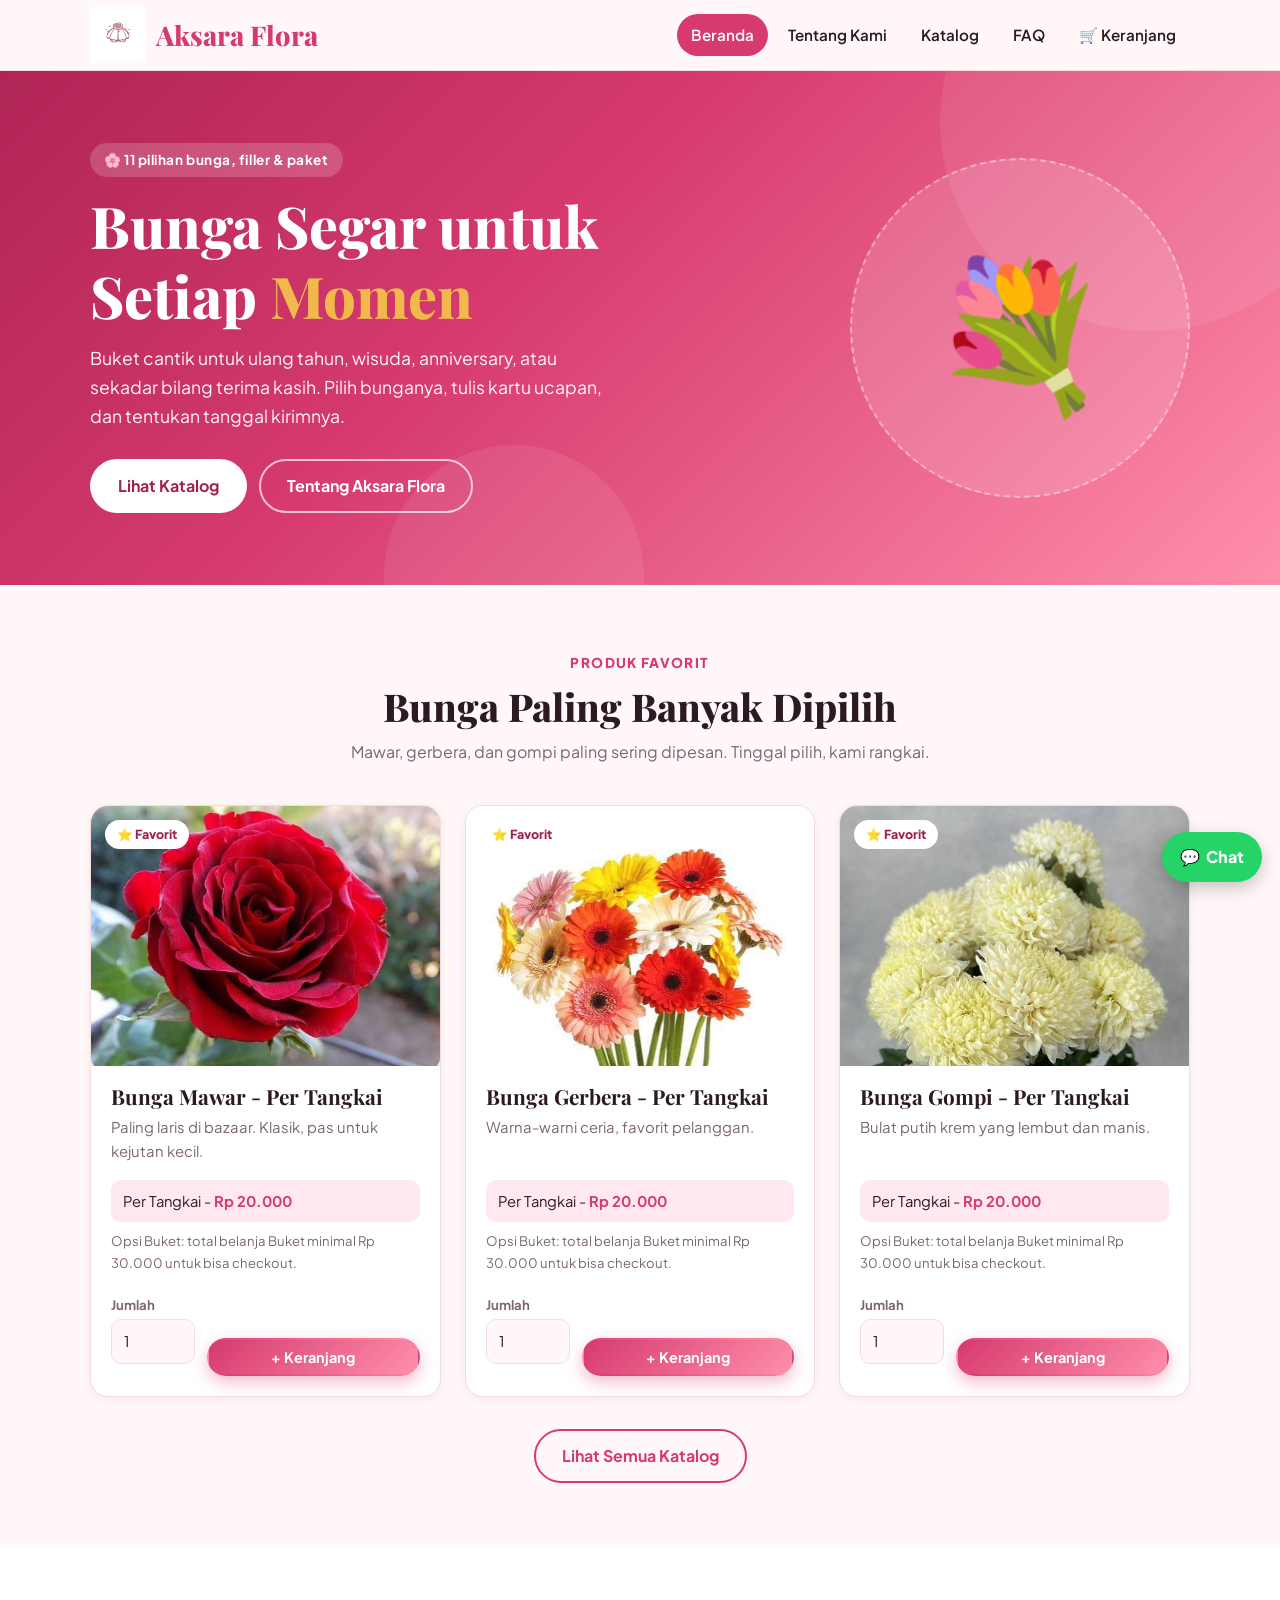
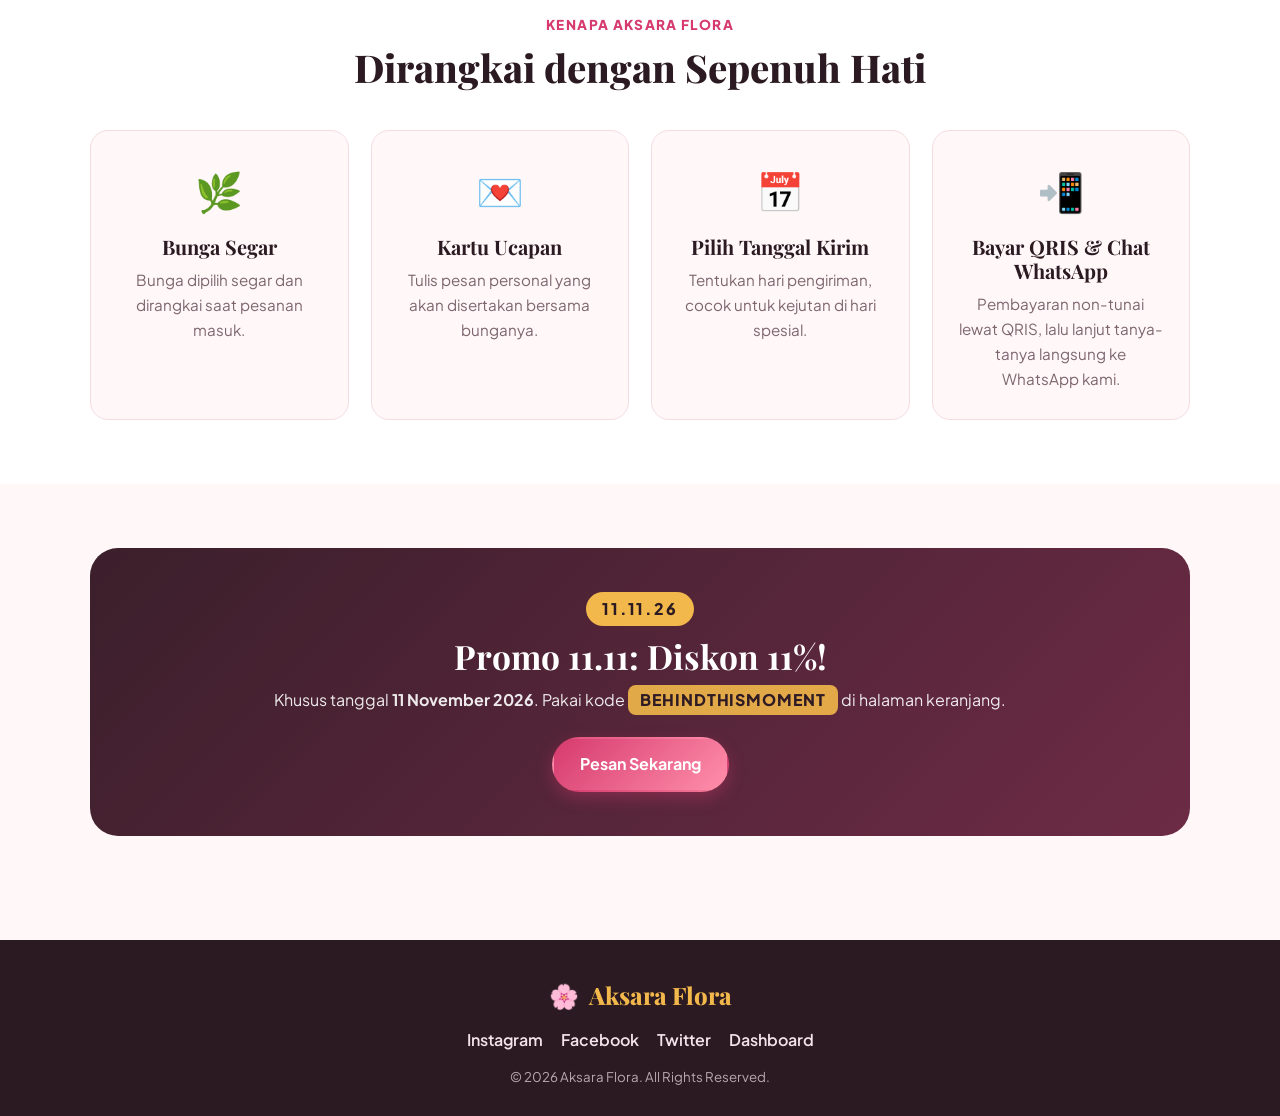
<file: index.html>
<!DOCTYPE html>
<html lang="id">
<head>
    <meta charset="UTF-8">
    <meta name="viewport" content="width=device-width, initial-scale=1.0">
    <title>Aksara Flora - Bunga Segar untuk Setiap Momen</title>
    <meta name="description" content="Toko bunga online dengan mawar, matahari, hydrangea, paket The Sweet Six, Sweetheart, The Grand Romance, dan lainnya. Pesan online, bayar QRIS, kirim sesuai tanggal pilihanmu.">
    <link rel="preconnect" href="https://fonts.googleapis.com">
    <link rel="preconnect" href="https://fonts.gstatic.com" crossorigin>
    <link href="https://fonts.googleapis.com/css2?family=Playfair+Display:wght@600;700;800&family=Plus+Jakarta+Sans:wght@400;500;600;700;800&display=swap" rel="stylesheet">
    <link rel="stylesheet" href="style.css">
</head>
<body>
    <header class="site-header">
        <div class="container header-inner">
            <a href="index.html" class="brand"><img class="brand-icon" src="Aksaraflora.jpeg" alt="Logo Aksara Flora">Aksara Flora</a>
            <button class="nav-toggle" type="button" aria-label="Buka menu" aria-expanded="false" aria-controls="main-nav">☰</button>
            <nav class="main-nav" id="main-nav">
                <a href="index.html">Beranda</a>
                <a href="tentang.html">Tentang Kami</a>
                <a href="produk.html">Katalog</a>
                <a href="faq.html">FAQ</a>
                <a href="keranjang.html">🛒 Keranjang<span class="cart-count" hidden>0</span></a>
            </nav>
        </div>
    </header>

    <main>

        <section class="hero">
            <div class="container hero-inner">
                <div>
                    <span class="hero-eyebrow">🌸 11 pilihan bunga, filler &amp; paket</span>
                    <h2>Bunga Segar untuk Setiap <span>Momen</span></h2>
                    <p>Buket cantik untuk ulang tahun, wisuda, anniversary, atau sekadar bilang terima kasih. Pilih bunganya, tulis kartu ucapan, dan tentukan tanggal kirimnya.</p>
                    <div class="hero-actions">
                        <a href="produk.html" class="btn btn-light">Lihat Katalog</a>
                        <a href="tentang.html" class="btn btn-outline">Tentang Aksara Flora</a>
                    </div>
                </div>
                <div class="hero-art" aria-hidden="true">💐</div>
            </div>
        </section>

        <section class="section">
            <div class="container">
                <div class="section-head">
                    <span class="eyebrow">Produk Favorit</span>
                    <h2>Bunga Paling Banyak Dipilih</h2>
                    <p>Mawar, gerbera, dan gompi paling sering dipesan. Tinggal pilih, kami rangkai.</p>
                </div>
                <div class="products-grid" id="featured-grid"></div>
                <p style="text-align:center;margin-top:32px"><a href="produk.html" class="btn btn-outline">Lihat Semua Katalog</a></p>
            </div>
        </section>

        <section class="section section-alt">
            <div class="container">
                <div class="section-head">
                    <span class="eyebrow">Kenapa Aksara Flora</span>
                    <h2>Dirangkai dengan Sepenuh Hati</h2>
                </div>
                <div class="features-grid">
                    <div class="feature"><span class="feature-icon" aria-hidden="true">🌿</span><h3>Bunga Segar</h3><p>Bunga dipilih segar dan dirangkai saat pesanan masuk.</p></div>
                    <div class="feature"><span class="feature-icon" aria-hidden="true">💌</span><h3>Kartu Ucapan</h3><p>Tulis pesan personal yang akan disertakan bersama bunganya.</p></div>
                    <div class="feature"><span class="feature-icon" aria-hidden="true">📅</span><h3>Pilih Tanggal Kirim</h3><p>Tentukan hari pengiriman, cocok untuk kejutan di hari spesial.</p></div>
                    <div class="feature"><span class="feature-icon" aria-hidden="true">📲</span><h3>Bayar QRIS &amp; Chat WhatsApp</h3><p>Pembayaran non-tunai lewat QRIS, lalu lanjut tanya-tanya langsung ke WhatsApp kami.</p></div>
                </div>
            </div>
        </section>

        <section class="section">
            <div class="container">
                <div class="cta-band promo-1111">
                    <span class="promo-date">11.11.26</span>
                    <h2>Promo 11.11: Diskon 11%!</h2>
                    <p>Khusus tanggal <strong>11 November 2026</strong>. Pakai kode <span class="promo-code">BEHINDTHISMOMENT</span> di halaman keranjang.</p>
                    <a href="produk.html" class="btn btn-primary">Pesan Sekarang</a>
                </div>
            </div>
        </section>
    </main>

    <footer class="site-footer">
        <div class="container">
            <a href="index.html" class="brand"><span aria-hidden="true">🌸</span> Aksara Flora</a>
            <div class="social-links">
                <a href="https://www.instagram.com/aksara.flora" target="_blank" rel="noopener">Instagram</a>
                <a href="#">Facebook</a>
                <a href="#">Twitter</a>
                <a href="dashboard.html">Dashboard</a>
            </div>
            <small>&copy; 2026 Aksara Flora. All Rights Reserved.</small>
        </div>
    </footer>

    <script src="config.js"></script>
    <script src="app.js"></script>
</body>
</html>
</file>
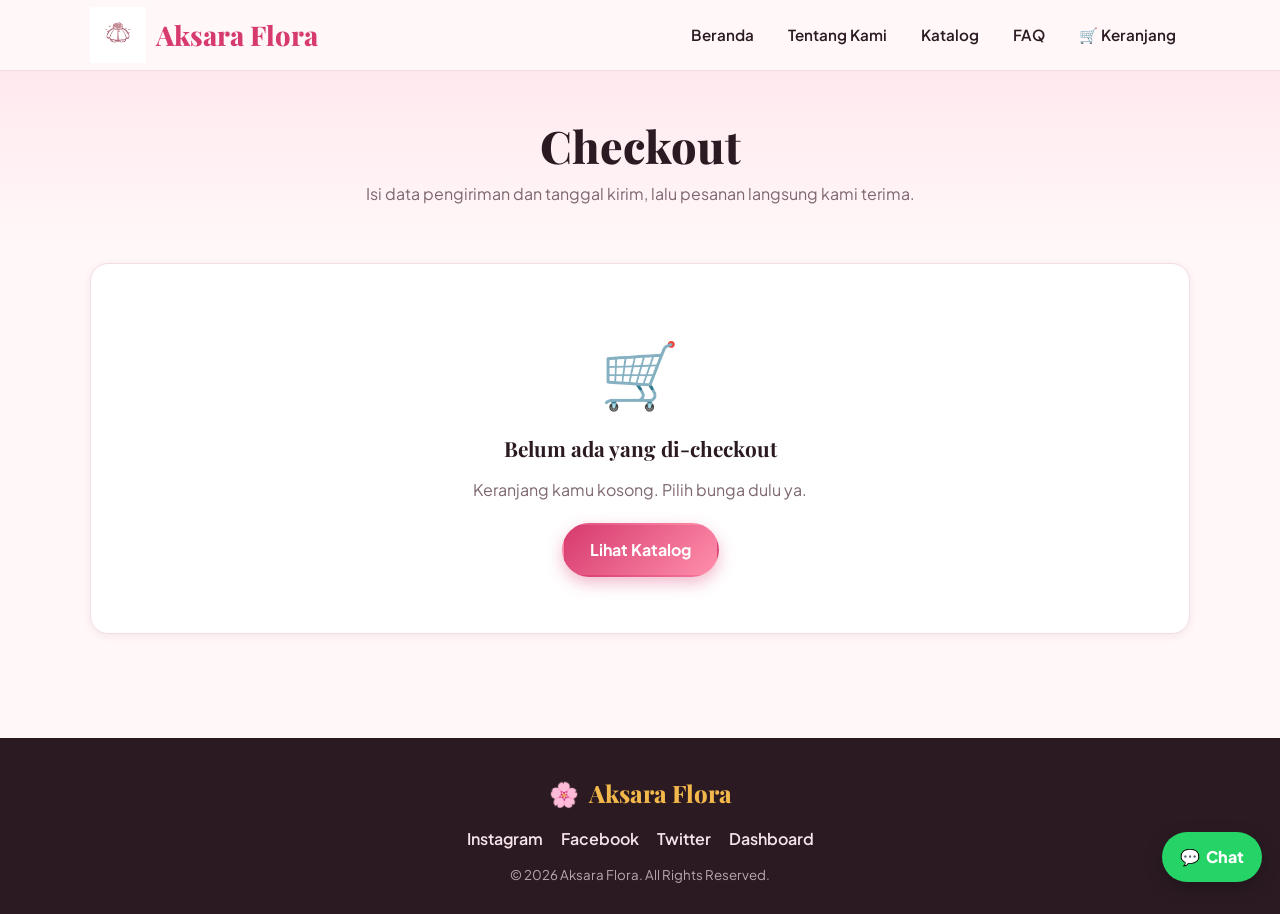
<file: checkout.html>
<!DOCTYPE html>
<html lang="id">
<head>
    <meta charset="UTF-8">
    <meta name="viewport" content="width=device-width, initial-scale=1.0">
    <title>Checkout - Aksara Flora</title>
    <meta name="description" content="Selesaikan pesanan bunga kamu.">
    <link rel="preconnect" href="https://fonts.googleapis.com">
    <link rel="preconnect" href="https://fonts.gstatic.com" crossorigin>
    <link href="https://fonts.googleapis.com/css2?family=Playfair+Display:wght@600;700;800&family=Plus+Jakarta+Sans:wght@400;500;600;700;800&display=swap" rel="stylesheet">
    <link rel="stylesheet" href="style.css">
</head>
<body>
    <header class="site-header">
        <div class="container header-inner">
            <a href="index.html" class="brand"><img class="brand-icon" src="Aksaraflora.jpeg" alt="Logo Aksara Flora">Aksara Flora</a>
            <button class="nav-toggle" type="button" aria-label="Buka menu" aria-expanded="false" aria-controls="main-nav">☰</button>
            <nav class="main-nav" id="main-nav">
                <a href="index.html">Beranda</a>
                <a href="tentang.html">Tentang Kami</a>
                <a href="produk.html">Katalog</a>
                <a href="faq.html">FAQ</a>
                <a href="keranjang.html">🛒 Keranjang<span class="cart-count" hidden>0</span></a>
            </nav>
        </div>
    </header>

    <main>

        <section class="page-title">
            <div class="container">
                <h2>Checkout</h2>
                <p>Isi data pengiriman dan tanggal kirim, lalu pesanan langsung kami terima.</p>
            </div>
        </section>
        <section class="section" style="padding-top:20px">
            <div class="container" id="checkout-root"></div>
        </section>
    </main>

    <footer class="site-footer">
        <div class="container">
            <a href="index.html" class="brand"><span aria-hidden="true">🌸</span> Aksara Flora</a>
            <div class="social-links">
                <a href="https://www.instagram.com/aksara.flora" target="_blank" rel="noopener">Instagram</a>
                <a href="#">Facebook</a>
                <a href="#">Twitter</a>
                <a href="dashboard.html">Dashboard</a>
            </div>
            <small>&copy; 2026 Aksara Flora. All Rights Reserved.</small>
        </div>
    </footer>

    <script src="config.js"></script>
    <script src="app.js"></script>
</body>
</html>
</file>
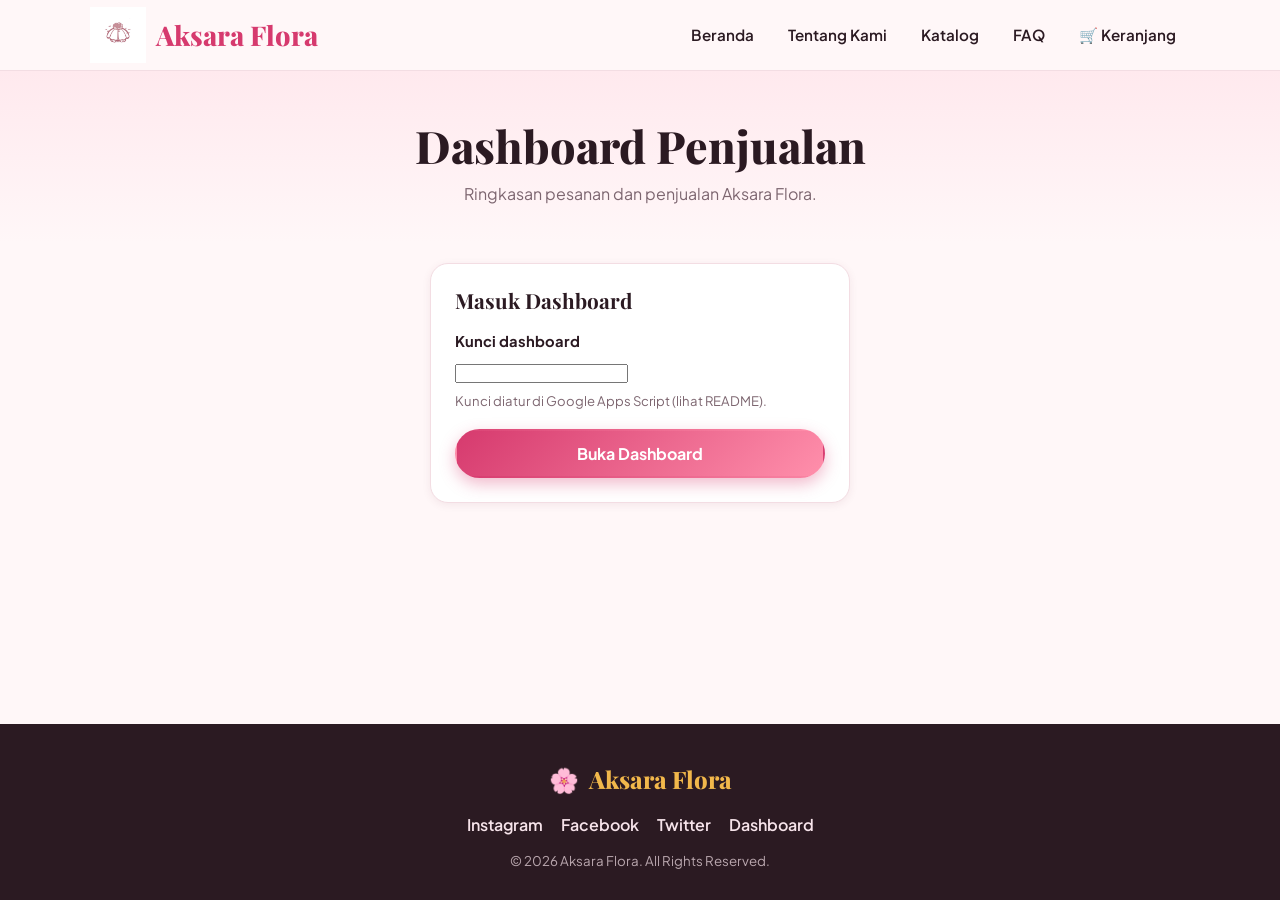
<file: dashboard.html>
<!DOCTYPE html>
<html lang="id">
<head>
    <meta charset="UTF-8">
    <meta name="viewport" content="width=device-width, initial-scale=1.0">
    <title>Dashboard - Aksara Flora</title>
    <meta name="description" content="Dashboard penjualan Aksara Flora.">
    <meta name="robots" content="noindex, nofollow">
    <link rel="preconnect" href="https://fonts.googleapis.com">
    <link rel="preconnect" href="https://fonts.gstatic.com" crossorigin>
    <link href="https://fonts.googleapis.com/css2?family=Playfair+Display:wght@600;700;800&family=Plus+Jakarta+Sans:wght@400;500;600;700;800&display=swap" rel="stylesheet">
    <link rel="stylesheet" href="style.css">
</head>
<body data-no-track>
    <header class="site-header">
        <div class="container header-inner">
            <a href="index.html" class="brand"><img class="brand-icon" src="Aksaraflora.jpeg" alt="Logo Aksara Flora">Aksara Flora</a>
            <button class="nav-toggle" type="button" aria-label="Buka menu" aria-expanded="false" aria-controls="main-nav">☰</button>
            <nav class="main-nav" id="main-nav">
                <a href="index.html">Beranda</a>
                <a href="tentang.html">Tentang Kami</a>
                <a href="produk.html">Katalog</a>
                <a href="faq.html">FAQ</a>
                <a href="keranjang.html">🛒 Keranjang<span class="cart-count" hidden>0</span></a>
            </nav>
        </div>
    </header>

    <main>

        <section class="page-title">
            <div class="container">
                <h2>Dashboard Penjualan</h2>
                <p>Ringkasan pesanan dan penjualan Aksara Flora.</p>
            </div>
        </section>
        <section class="section" style="padding-top:20px">
            <div class="container" id="dash-root"></div>
        </section>
    </main>

    <footer class="site-footer">
        <div class="container">
            <a href="index.html" class="brand"><span aria-hidden="true">🌸</span> Aksara Flora</a>
            <div class="social-links">
                <a href="https://www.instagram.com/aksara.flora" target="_blank" rel="noopener">Instagram</a>
                <a href="#">Facebook</a>
                <a href="#">Twitter</a>
                <a href="dashboard.html">Dashboard</a>
            </div>
            <small>&copy; 2026 Aksara Flora. All Rights Reserved.</small>
        </div>
    </footer>

    <script src="config.js"></script>
    <script src="app.js"></script>
    <script src="dashboard.js"></script>
</body>
</html>
</file>
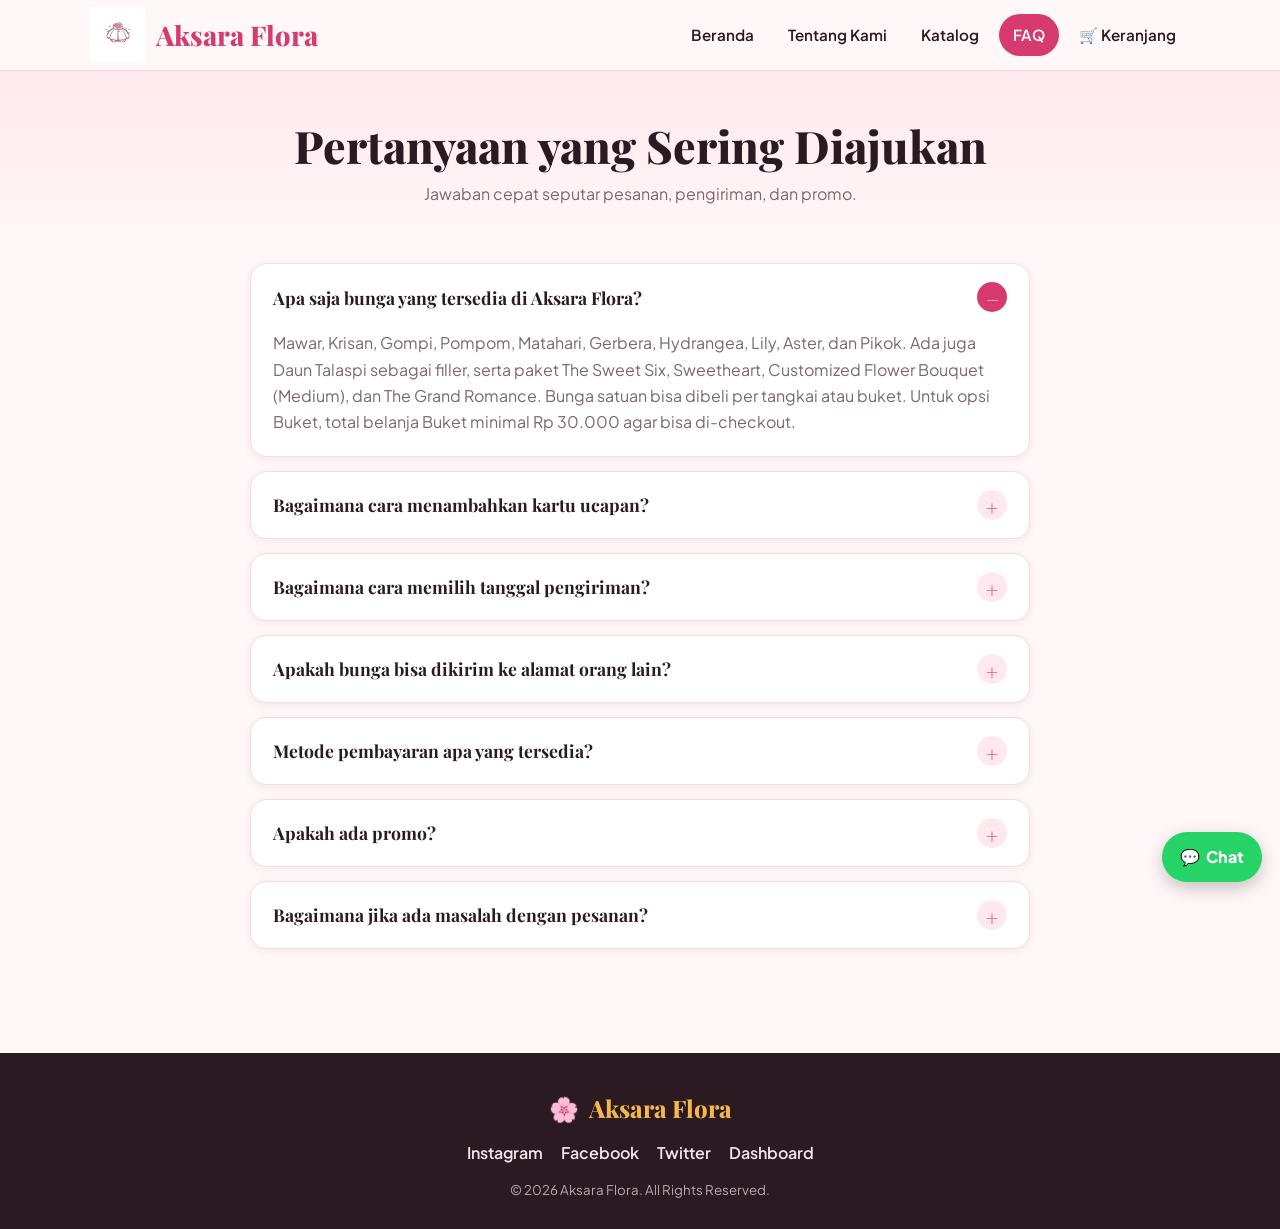
<file: faq.html>
<!DOCTYPE html>
<html lang="id">
<head>
    <meta charset="UTF-8">
    <meta name="viewport" content="width=device-width, initial-scale=1.0">
    <title>FAQ - Aksara Flora</title>
    <meta name="description" content="Pertanyaan yang sering diajukan seputar Aksara Flora.">
    <link rel="preconnect" href="https://fonts.googleapis.com">
    <link rel="preconnect" href="https://fonts.gstatic.com" crossorigin>
    <link href="https://fonts.googleapis.com/css2?family=Playfair+Display:wght@600;700;800&family=Plus+Jakarta+Sans:wght@400;500;600;700;800&display=swap" rel="stylesheet">
    <link rel="stylesheet" href="style.css">
</head>
<body>
    <header class="site-header">
        <div class="container header-inner">
           <a href="index.html" class="brand"><img class="brand-icon" src="Aksaraflora.jpeg" alt="Logo Aksara Flora">Aksara Flora</a>
            <button class="nav-toggle" type="button" aria-label="Buka menu" aria-expanded="false" aria-controls="main-nav">☰</button>
            <nav class="main-nav" id="main-nav">
                <a href="index.html">Beranda</a>
                <a href="tentang.html">Tentang Kami</a>
                <a href="produk.html">Katalog</a>
                <a href="faq.html">FAQ</a>
                <a href="keranjang.html">🛒 Keranjang<span class="cart-count" hidden>0</span></a>
            </nav>
        </div>
    </header>

    <main>

        <section class="page-title">
            <div class="container">
                <h2>Pertanyaan yang Sering Diajukan</h2>
                <p>Jawaban cepat seputar pesanan, pengiriman, dan promo.</p>
            </div>
        </section>
        <section class="section" style="padding-top:20px">
            <div class="container">
                <div class="faq-list">
                    <details class="faq-item" open>
                        <summary>Apa saja bunga yang tersedia di Aksara Flora?</summary>
                        <p>Mawar, Krisan, Gompi, Pompom, Matahari, Gerbera, Hydrangea, Lily, Aster, dan Pikok. Ada juga Daun Talaspi sebagai filler, serta paket The Sweet Six, Sweetheart, Customized Flower Bouquet (Medium), dan The Grand Romance. Bunga satuan bisa dibeli per tangkai atau buket. Untuk opsi Buket, total belanja Buket minimal Rp 30.000 agar bisa di-checkout.</p>
                    </details>
                    <details class="faq-item">
                        <summary>Bagaimana cara menambahkan kartu ucapan?</summary>
                        <p>Saat checkout, tulis pesanmu di kolom "Pesan kartu ucapan". Pesan itu akan disertakan bersama bunganya.</p>
                    </details>
                    <details class="faq-item">
                        <summary>Bagaimana cara memilih tanggal pengiriman?</summary>
                        <p>Pilih tanggal di form checkout. Kamu bisa memilih hari ini atau tanggal setelahnya.</p>
                    </details>
                    <details class="faq-item">
                        <summary>Apakah bunga bisa dikirim ke alamat orang lain?</summary>
                        <p>Bisa. Isi nama penerima di form checkout, lalu sampaikan alamat pengirimannya lewat WhatsApp setelah memesan, jadi bunga bisa dikirim sebagai kejutan.</p>
                    </details>
                    <details class="faq-item">
                        <summary>Metode pembayaran apa yang tersedia?</summary>
                        <p>Ada dua pilihan: QRIS atau tunai. Kalau QRIS, kode tampil di layar setelah memesan, lalu kirim bukti pembayaran ke WhatsApp kami. Kalau tunai, bayar langsung ke Aksara Flora lalu kirim detail pesanan ke WhatsApp kami.</p>
                    </details>
                    <details class="faq-item">
                        <summary>Apakah ada promo?</summary>
                        <p>Ada! Promo 11.11: pakai kode "BEHINDTHISMOMENT" di halaman keranjang untuk diskon 11%. Kode hanya berlaku pada 11 November 2026.</p>
                    </details>
                    <details class="faq-item">
                        <summary>Bagaimana jika ada masalah dengan pesanan?</summary>
                        <p>Hubungi kami lewat nomor WhatsApp toko dan sebutkan ID pesananmu, nanti kami bantu secepatnya.</p>
                    </details>
                </div>
            </div>
        </section>
    </main>

    <footer class="site-footer">
        <div class="container">
            <a href="index.html" class="brand"><span aria-hidden="true">🌸</span> Aksara Flora</a>
            <div class="social-links">
                <a href="https://www.instagram.com/aksara.flora" target="_blank" rel="noopener">Instagram</a>
                <a href="#">Facebook</a>
                <a href="#">Twitter</a>
                <a href="dashboard.html">Dashboard</a>
            </div>
            <small>&copy; 2026 Aksara Flora. All Rights Reserved.</small>
        </div>
    </footer>

    <script src="config.js"></script>
    <script src="app.js"></script>
</body>
</html>
</file>
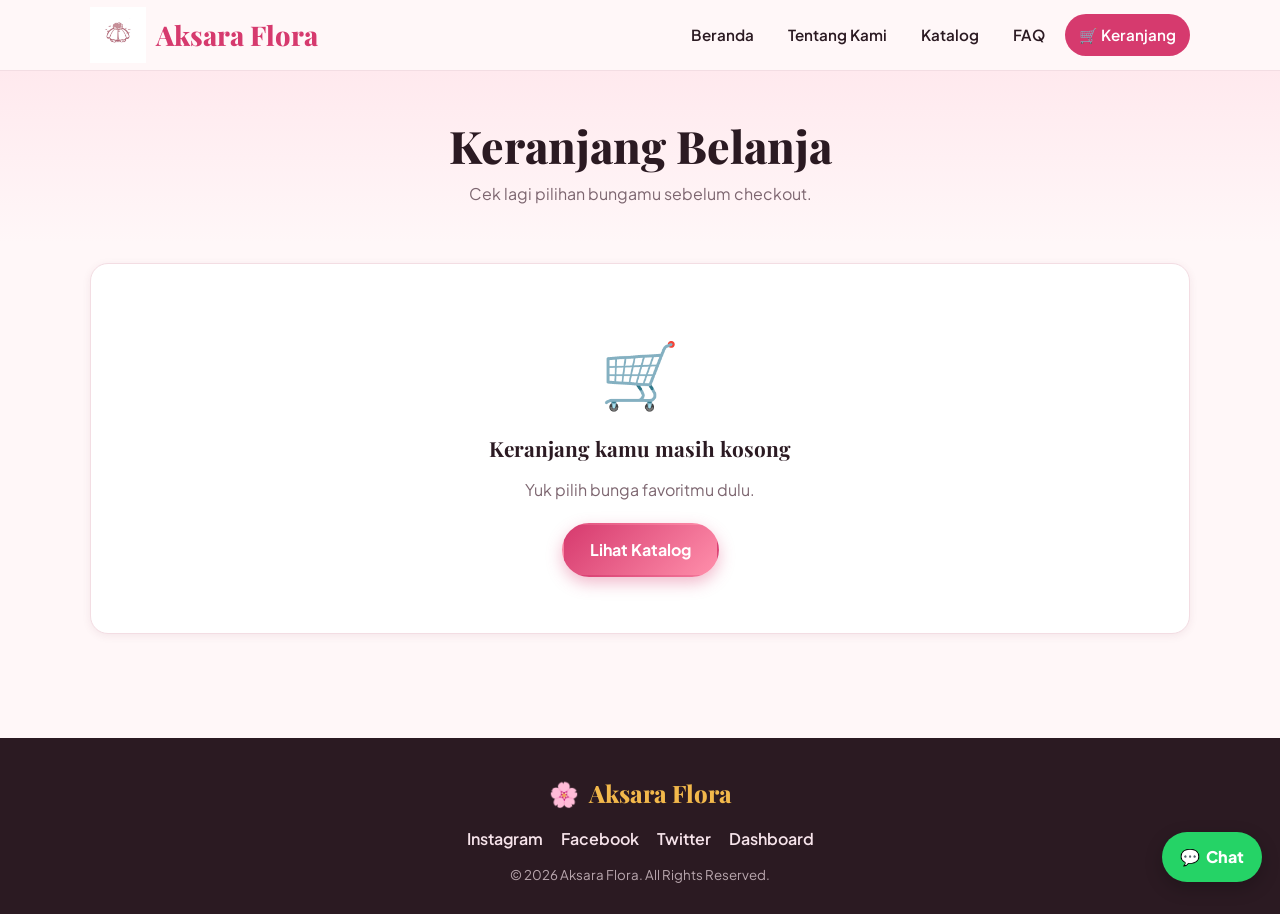
<file: keranjang.html>
<!DOCTYPE html>
<html lang="id">
<head>
    <meta charset="UTF-8">
    <meta name="viewport" content="width=device-width, initial-scale=1.0">
    <title>Keranjang - Aksara Flora</title>
    <meta name="description" content="Keranjang belanja Aksara Flora.">
    <link rel="preconnect" href="https://fonts.googleapis.com">
    <link rel="preconnect" href="https://fonts.gstatic.com" crossorigin>
    <link href="https://fonts.googleapis.com/css2?family=Playfair+Display:wght@600;700;800&family=Plus+Jakarta+Sans:wght@400;500;600;700;800&display=swap" rel="stylesheet">
    <link rel="stylesheet" href="style.css">
</head>
<body>
    <header class="site-header">
        <div class="container header-inner">
            <a href="index.html" class="brand"><img class="brand-icon" src="Aksaraflora.jpeg" alt="Logo Aksara Flora">Aksara Flora</a>
            <button class="nav-toggle" type="button" aria-label="Buka menu" aria-expanded="false" aria-controls="main-nav">☰</button>
            <nav class="main-nav" id="main-nav">
                <a href="index.html">Beranda</a>
                <a href="tentang.html">Tentang Kami</a>
                <a href="produk.html">Katalog</a>
                <a href="faq.html">FAQ</a>
                <a href="keranjang.html">🛒 Keranjang<span class="cart-count" hidden>0</span></a>
            </nav>
        </div>
    </header>
    <main>

        <section class="page-title">
            <div class="container">
                <h2>Keranjang Belanja</h2>
                <p>Cek lagi pilihan bungamu sebelum checkout.</p>
            </div>
        </section>
        <section class="section" style="padding-top:20px">
            <div class="container" id="cart-root"></div>
        </section>
    </main>

    <footer class="site-footer">
        <div class="container">
            <a href="index.html" class="brand"><span aria-hidden="true">🌸</span> Aksara Flora</a>
            <div class="social-links">
                <a href="https://www.instagram.com/aksara.flora" target="_blank" rel="noopener">Instagram</a>
                <a href="#">Facebook</a>
                <a href="#">Twitter</a>
                <a href="dashboard.html">Dashboard</a>
            </div>
            <small>&copy; 2026 Aksara Flora. All Rights Reserved.</small>
        </div>
    </footer>

    <script src="config.js"></script>
    <script src="app.js"></script>
</body>
</html>
</file>
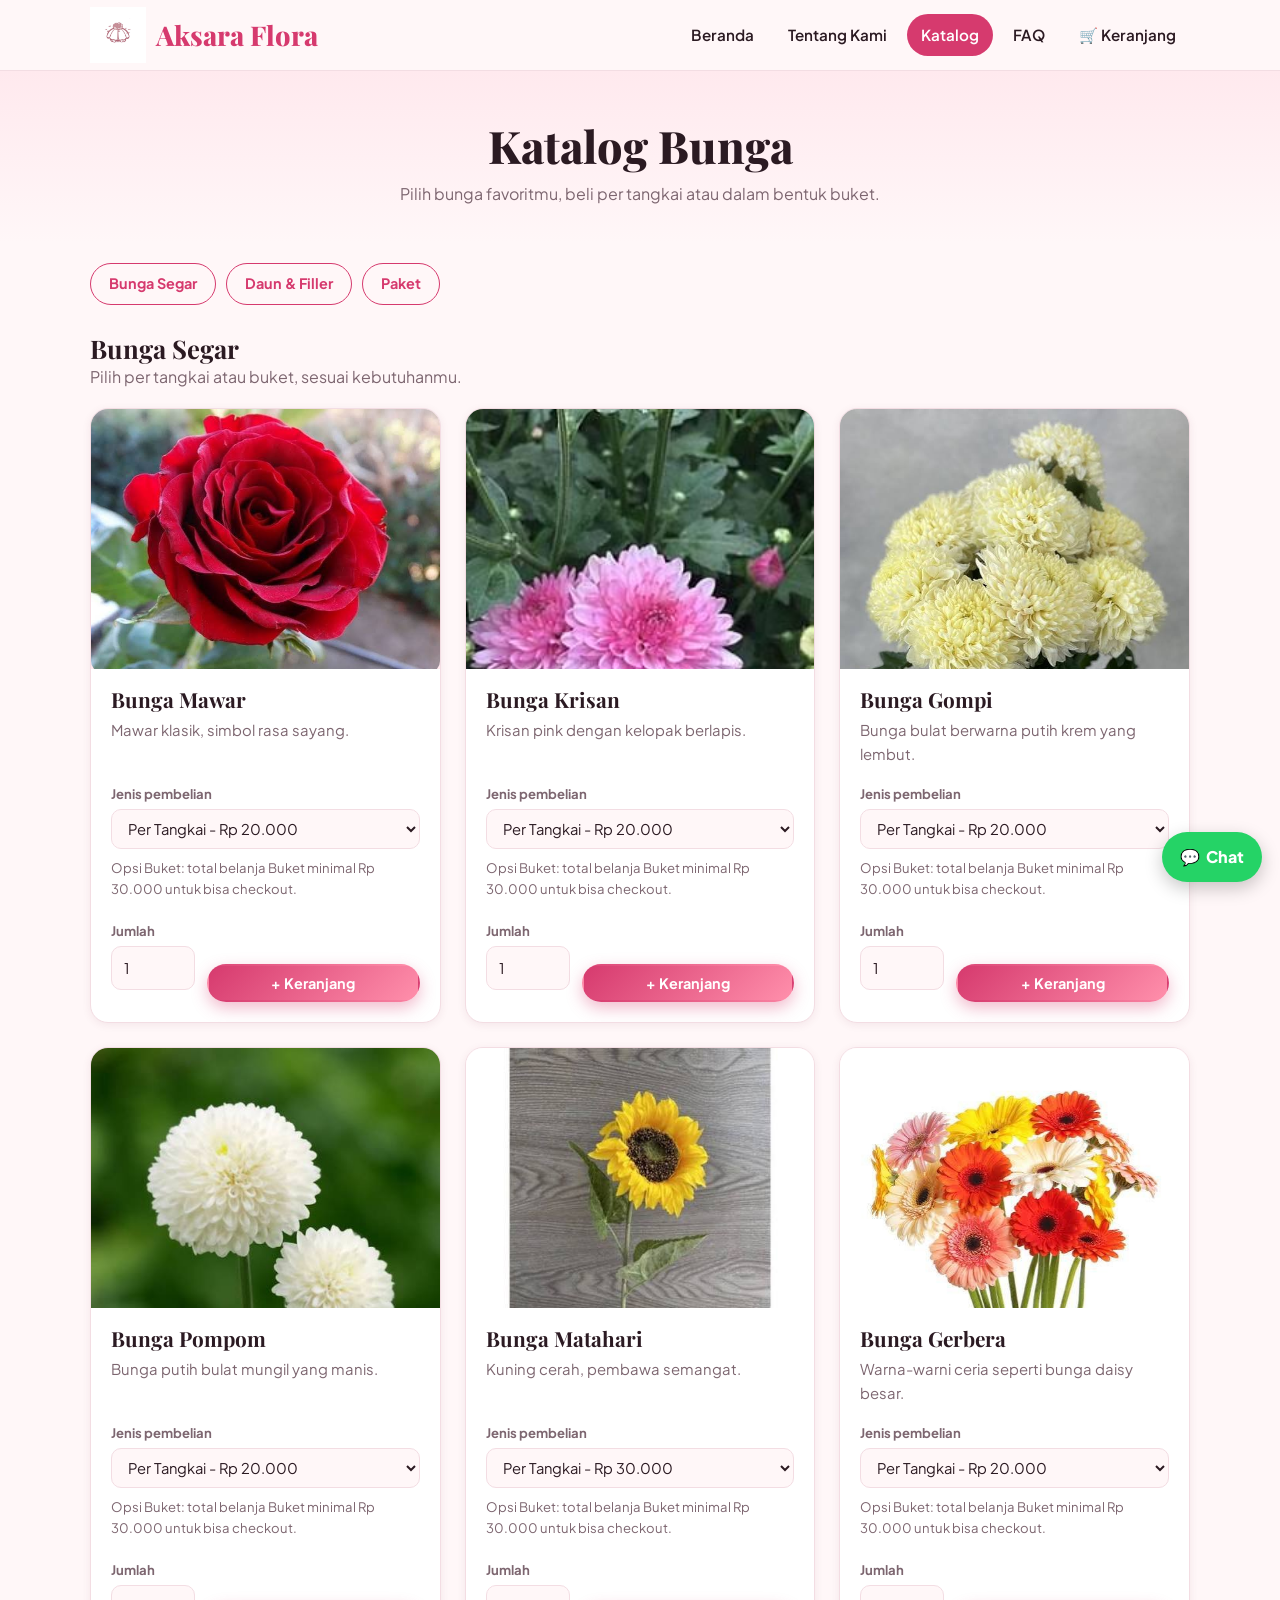
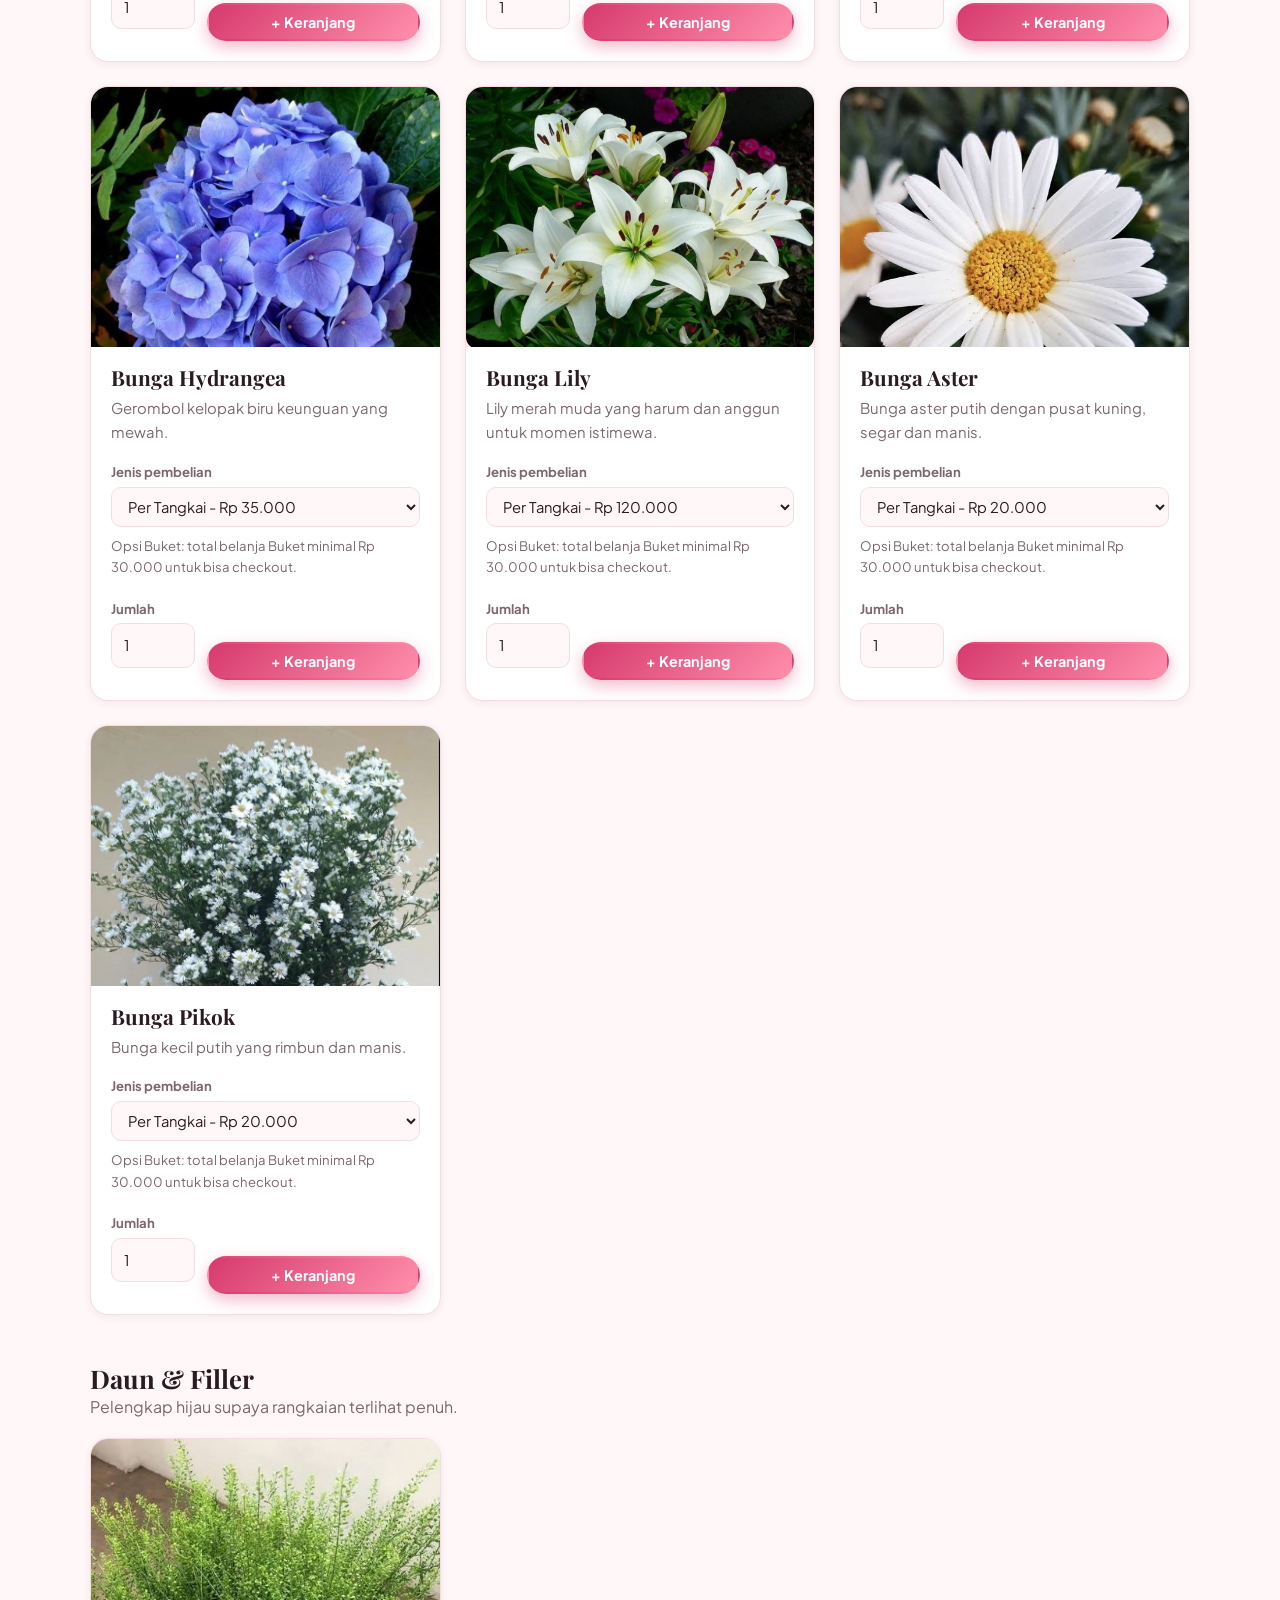
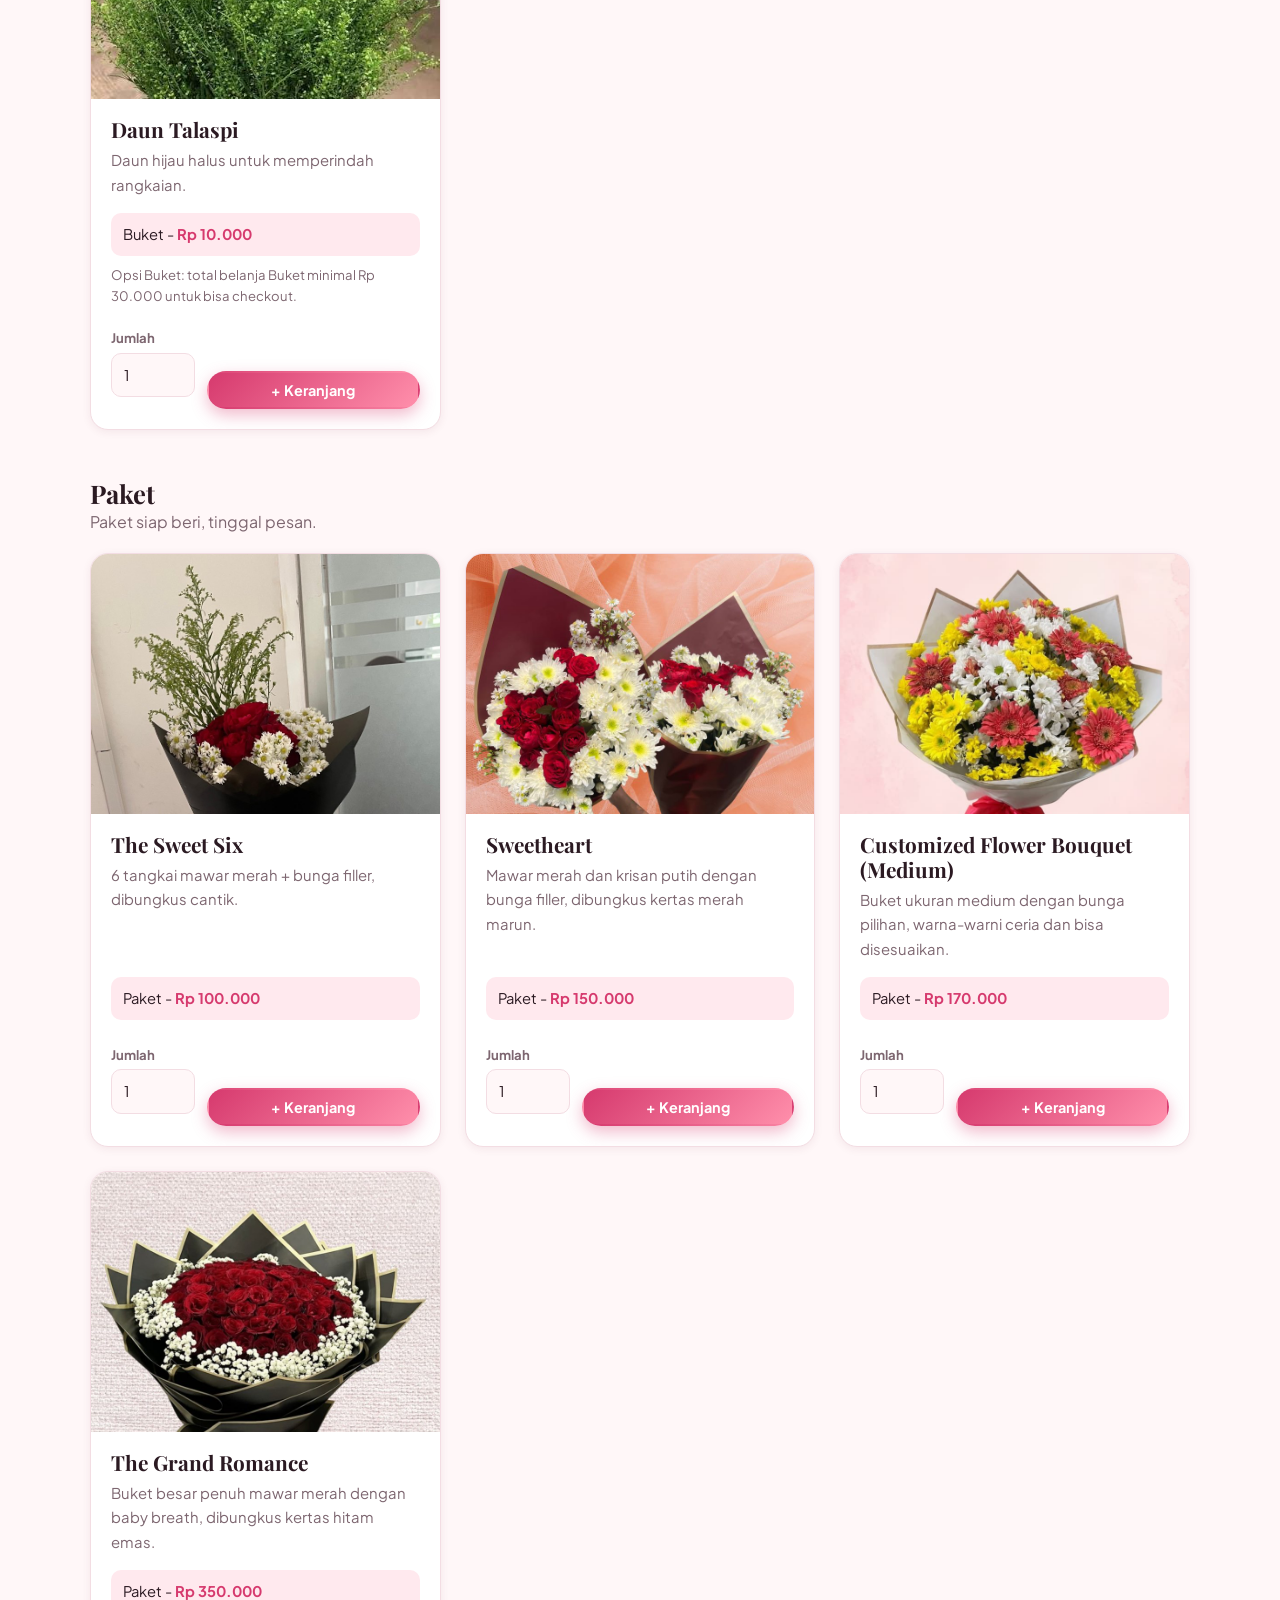
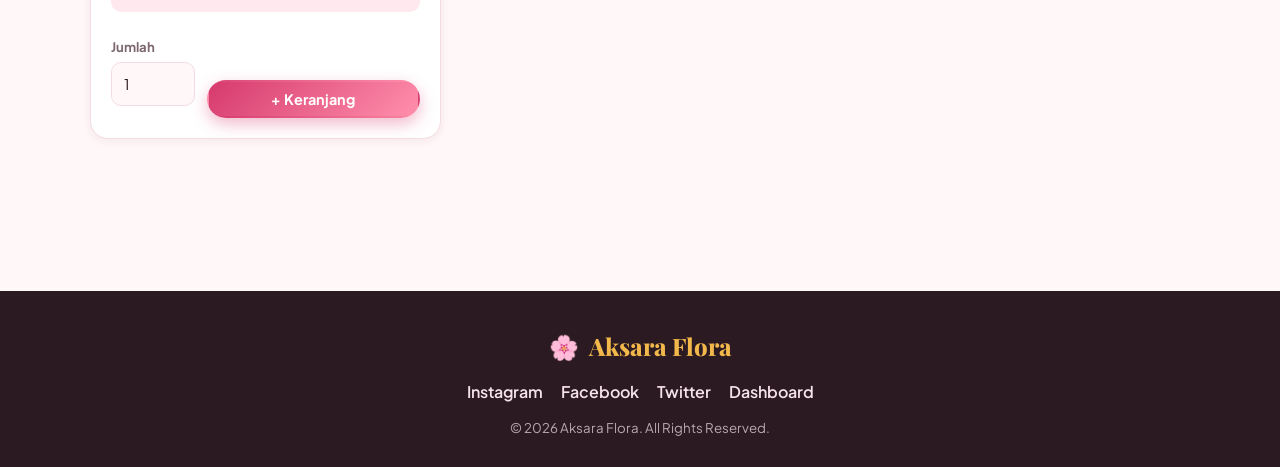
<file: produk.html>
<!DOCTYPE html>
<html lang="id">
<head>
    <meta charset="UTF-8">
    <meta name="viewport" content="width=device-width, initial-scale=1.0">
    <title>Katalog Bunga - Aksara Flora</title>
    <meta name="description" content="Katalog bunga, filler, dan paket dari Aksara Flora. Beli per tangkai atau buket.">
    <link rel="preconnect" href="https://fonts.googleapis.com">
    <link rel="preconnect" href="https://fonts.gstatic.com" crossorigin>
    <link href="https://fonts.googleapis.com/css2?family=Playfair+Display:wght@600;700;800&family=Plus+Jakarta+Sans:wght@400;500;600;700;800&display=swap" rel="stylesheet">
    <link rel="stylesheet" href="style.css">
</head>
<body>
    <header class="site-header">
        <div class="container header-inner">
            <a href="index.html" class="brand"><img class="brand-icon" src="Aksaraflora.jpeg" alt="Logo Aksara Flora">Aksara Flora</a>
            <button class="nav-toggle" type="button" aria-label="Buka menu" aria-expanded="false" aria-controls="main-nav">☰</button>
            <nav class="main-nav" id="main-nav">
                <a href="index.html">Beranda</a>
                <a href="tentang.html">Tentang Kami</a>
                <a href="produk.html">Katalog</a>
                <a href="faq.html">FAQ</a>
                <a href="keranjang.html">🛒 Keranjang<span class="cart-count" hidden>0</span></a>
            </nav>
        </div>
    </header>

    <main>

        <section class="page-title">
            <div class="container">
                <h2>Katalog Bunga</h2>
                <p>Pilih bunga favoritmu, beli per tangkai atau dalam bentuk buket.</p>
            </div>
        </section>
        <section class="section" style="padding-top:20px">
            <div class="container">
                <div id="product-grid"></div>
            </div>
        </section>
    </main>

    <footer class="site-footer">
        <div class="container">
            <a href="index.html" class="brand"><span aria-hidden="true">🌸</span> Aksara Flora</a>
            <div class="social-links">
                <a href="https://www.instagram.com/aksara.flora" target="_blank" rel="noopener">Instagram</a>
                <a href="#">Facebook</a>
                <a href="#">Twitter</a>
                <a href="dashboard.html">Dashboard</a>
            </div>
            <small>&copy; 2026 Aksara Flora. All Rights Reserved.</small>
        </div>
    </footer>

    <script src="config.js"></script>
    <script src="app.js"></script>
</body>
</html>
</file>
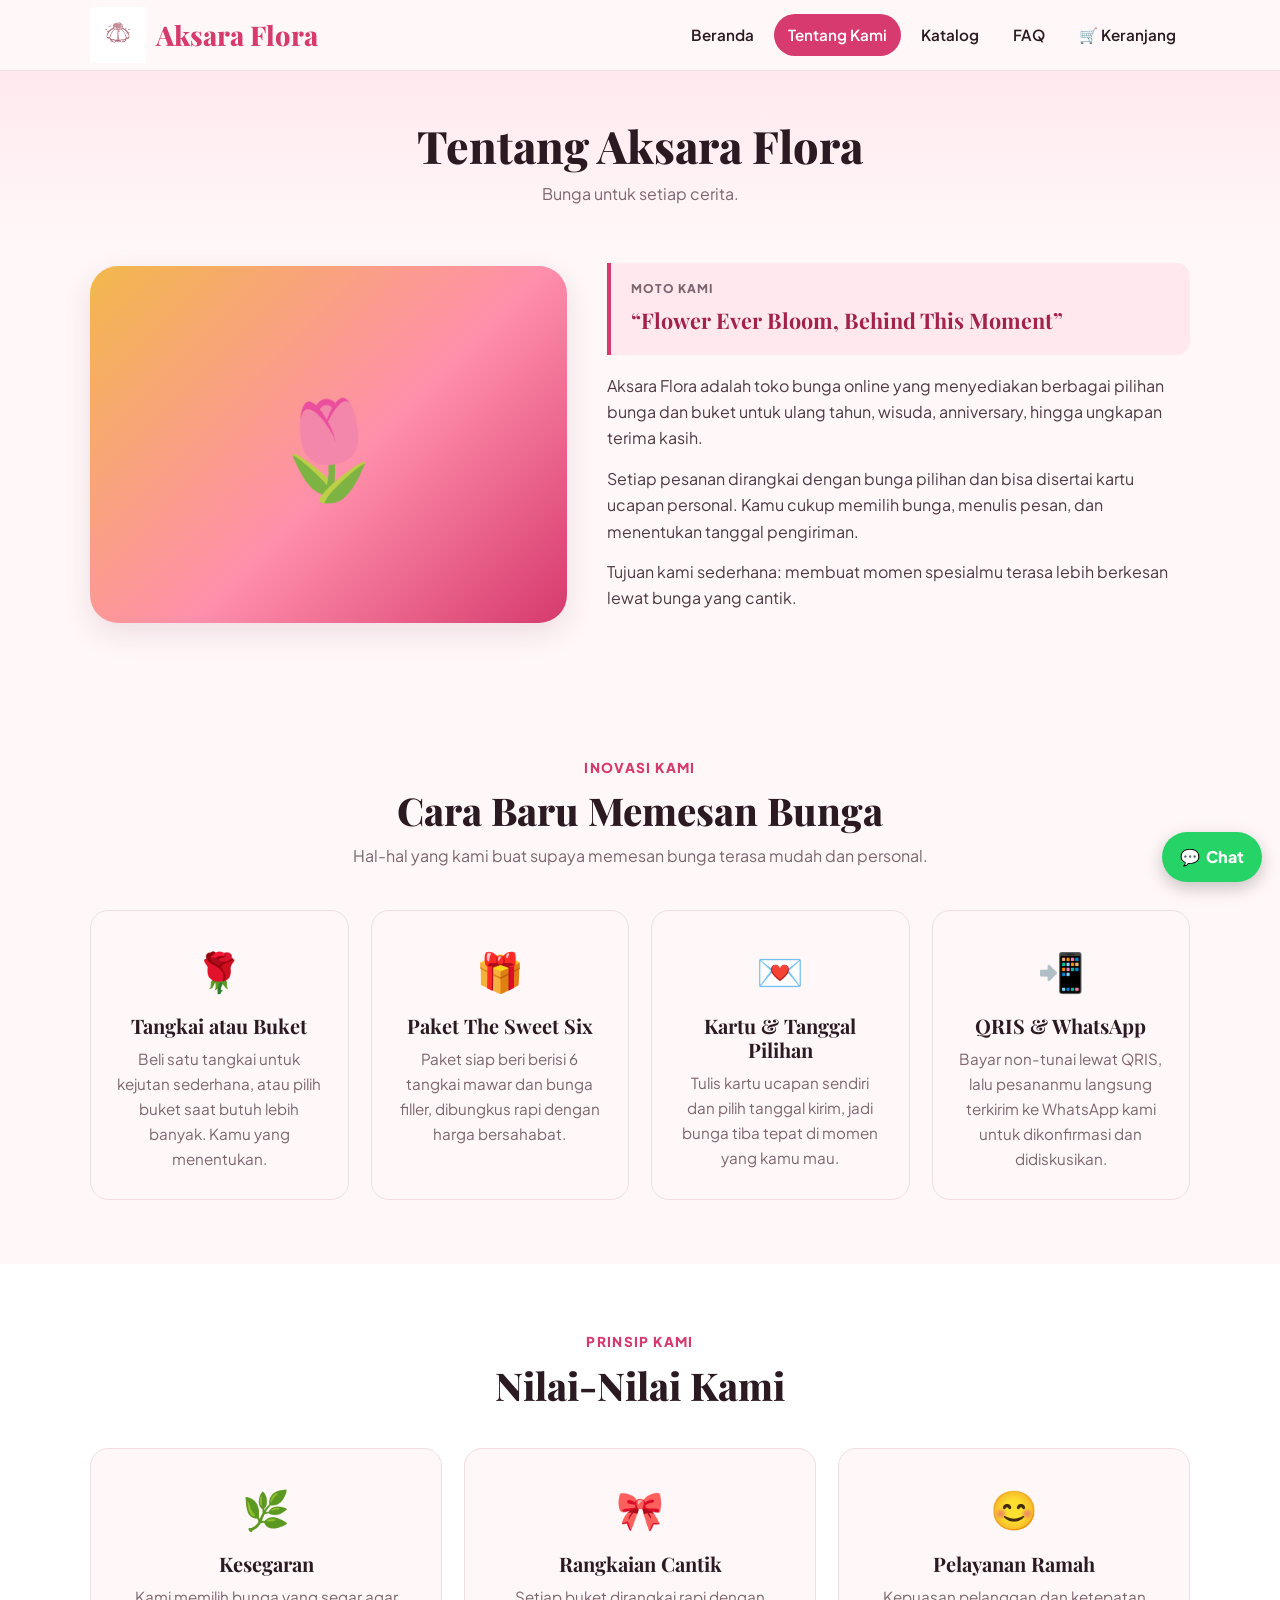
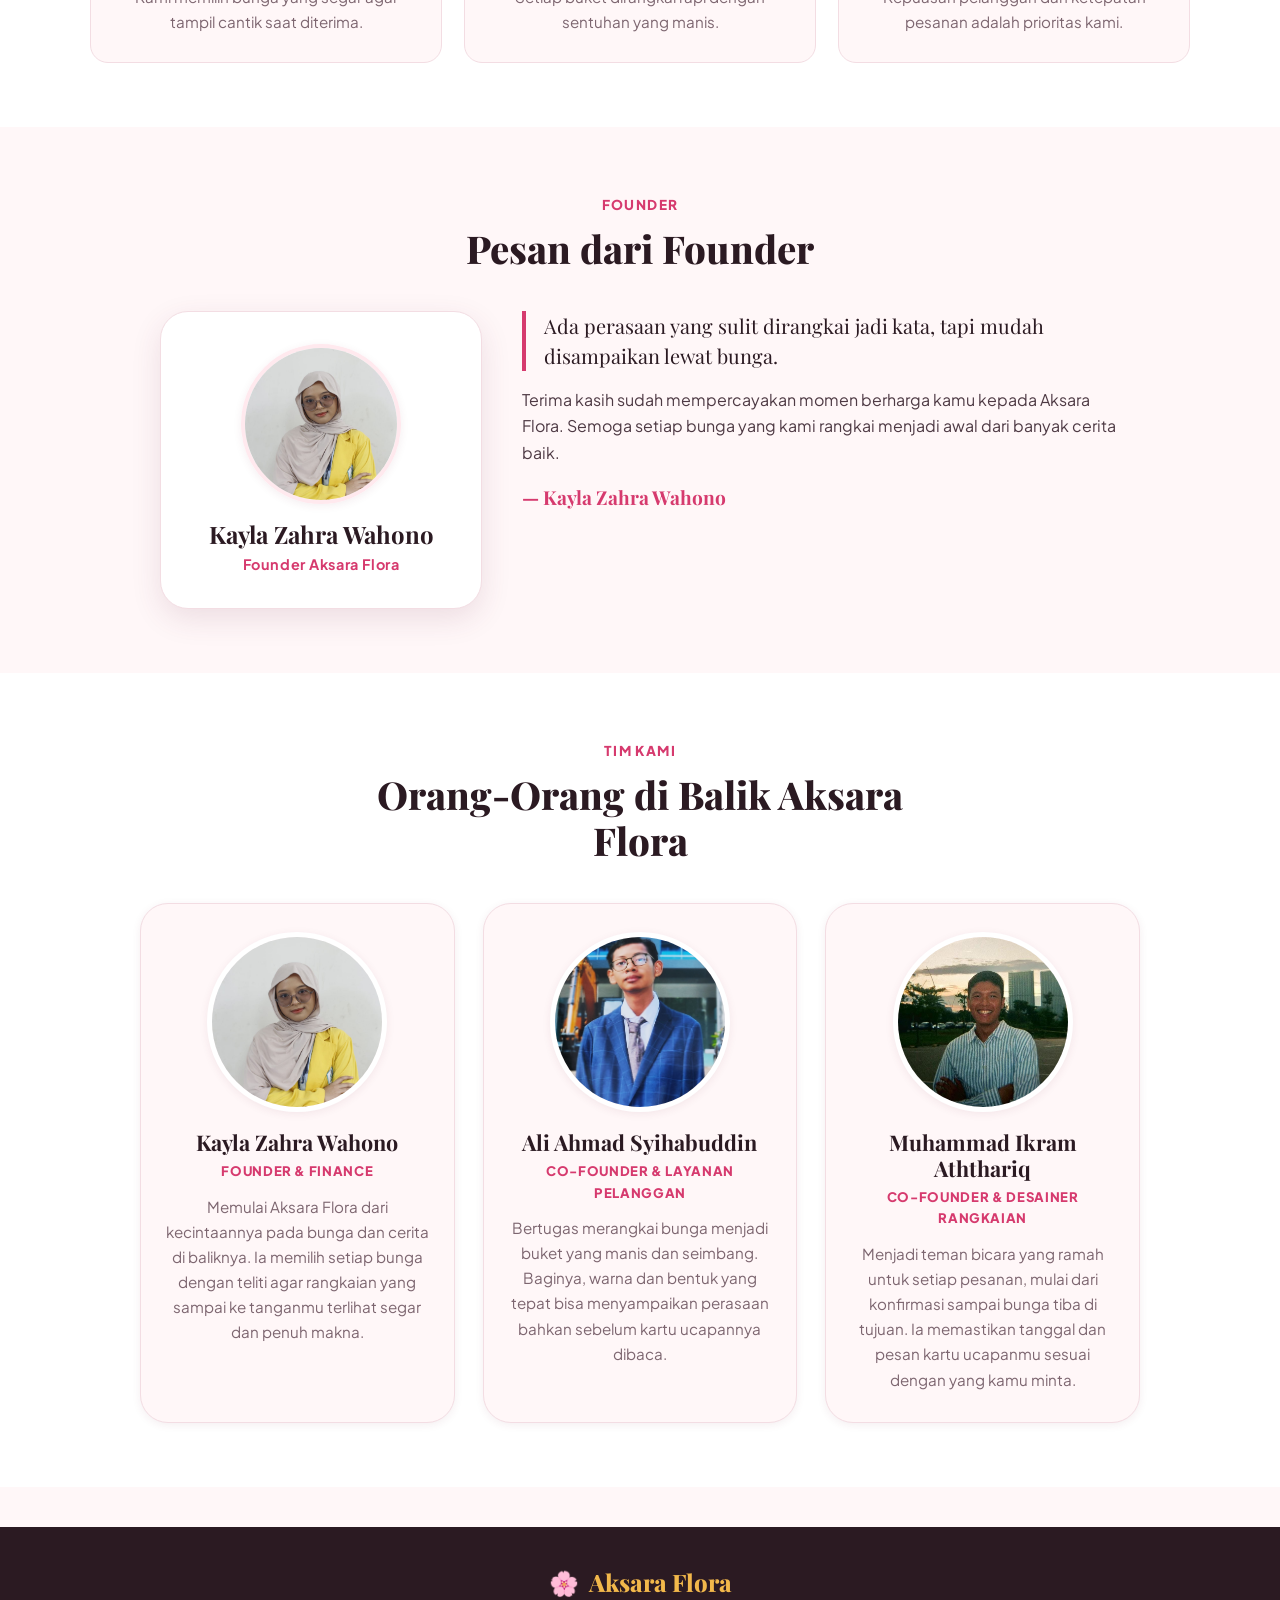
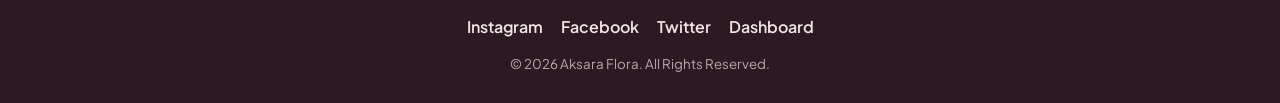
<file: tentang.html>
<!DOCTYPE html>
<html lang="id">
<head>
    <meta charset="UTF-8">
    <meta name="viewport" content="width=device-width, initial-scale=1.0">
    <title>Tentang Kami - Aksara Flora</title>
    <meta name="description" content="Kenali Aksara Flora, toko bunga online.">
    <link rel="preconnect" href="https://fonts.googleapis.com">
    <link rel="preconnect" href="https://fonts.gstatic.com" crossorigin>
    <link href="https://fonts.googleapis.com/css2?family=Playfair+Display:wght@600;700;800&family=Plus+Jakarta+Sans:wght@400;500;600;700;800&display=swap" rel="stylesheet">
    <link rel="stylesheet" href="style.css">
</head>
<body>
    <header class="site-header">
        <div class="container header-inner">
            <a href="index.html" class="brand"><img class="brand-icon" src="Aksaraflora.jpeg" alt="Logo Aksara Flora">Aksara Flora</a>
            <button class="nav-toggle" type="button" aria-label="Buka menu" aria-expanded="false" aria-controls="main-nav">☰</button>
            <nav class="main-nav" id="main-nav">
                <a href="index.html">Beranda</a>
                <a href="tentang.html">Tentang Kami</a>
                <a href="produk.html">Katalog</a>
                <a href="faq.html">FAQ</a>
                <a href="keranjang.html">🛒 Keranjang<span class="cart-count" hidden>0</span></a>
            </nav>
        </div>
    </header>

    <main>

        <section class="page-title">
            <div class="container">
                <h2>Tentang Aksara Flora</h2>
                <p>Bunga untuk setiap cerita.</p>
            </div>
        </section>

        <section class="section" style="padding-top:20px">
            <div class="container about-content">
                <div class="about-visual" aria-hidden="true">🌷</div>
                <div class="about-text">
                    <blockquote class="motto"><span class="motto-label">Moto Kami</span>“Flower Ever Bloom, Behind This Moment”</blockquote>
                    <p>Aksara Flora adalah toko bunga online yang menyediakan berbagai pilihan bunga dan buket untuk ulang tahun, wisuda, anniversary, hingga ungkapan terima kasih.</p>
                    <p>Setiap pesanan dirangkai dengan bunga pilihan dan bisa disertai kartu ucapan personal. Kamu cukup memilih bunga, menulis pesan, dan menentukan tanggal pengiriman.</p>
                    <p>Tujuan kami sederhana: membuat momen spesialmu terasa lebih berkesan lewat bunga yang cantik.</p>
                </div>
            </div>
        </section>

        <section class="section">
            <div class="container">
                <div class="section-head">
                    <span class="eyebrow">Inovasi Kami</span>
                    <h2>Cara Baru Memesan Bunga</h2>
                    <p>Hal-hal yang kami buat supaya memesan bunga terasa mudah dan personal.</p>
                </div>
                <div class="features-grid innov-grid">
                    <div class="feature"><span class="feature-icon" aria-hidden="true">🌹</span><h3>Tangkai atau Buket</h3><p>Beli satu tangkai untuk kejutan sederhana, atau pilih buket saat butuh lebih banyak. Kamu yang menentukan.</p></div>
                    <div class="feature"><span class="feature-icon" aria-hidden="true">🎁</span><h3>Paket The Sweet Six</h3><p>Paket siap beri berisi 6 tangkai mawar dan bunga filler, dibungkus rapi dengan harga bersahabat.</p></div>
                    <div class="feature"><span class="feature-icon" aria-hidden="true">💌</span><h3>Kartu &amp; Tanggal Pilihan</h3><p>Tulis kartu ucapan sendiri dan pilih tanggal kirim, jadi bunga tiba tepat di momen yang kamu mau.</p></div>
                    <div class="feature"><span class="feature-icon" aria-hidden="true">📲</span><h3>QRIS &amp; WhatsApp</h3><p>Bayar non-tunai lewat QRIS, lalu pesananmu langsung terkirim ke WhatsApp kami untuk dikonfirmasi dan didiskusikan.</p></div>
                </div>
            </div>
        </section>
        <section class="section section-alt">
            <div class="container">
                <div class="section-head">
                    <span class="eyebrow">Prinsip Kami</span>
                    <h2>Nilai-Nilai Kami</h2>
                </div>
                <div class="features-grid">
                    <div class="feature"><span class="feature-icon" aria-hidden="true">🌿</span><h3>Kesegaran</h3><p>Kami memilih bunga yang segar agar tampil cantik saat diterima.</p></div>
                    <div class="feature"><span class="feature-icon" aria-hidden="true">🎀</span><h3>Rangkaian Cantik</h3><p>Setiap buket dirangkai rapi dengan sentuhan yang manis.</p></div>
                    <div class="feature"><span class="feature-icon" aria-hidden="true">😊</span><h3>Pelayanan Ramah</h3><p>Kepuasan pelanggan dan ketepatan pesanan adalah prioritas kami.</p></div>
                </div>
            </div>
        </section>
        <section class="section">
    <div class="container">
        <div class="section-head">
            <span class="eyebrow">Founder</span>
            <h2>Pesan dari Founder</h2>
        </div>
        <div class="founder">
            <div class="founder-card">
                <img class="founder-photo" src="images/Laradao.jpeg" alt="Foto Founder Aksara Flora" width="240" height="240" loading="lazy" onerror="this.onerror=null;this.src='images/founder.svg'">
                <h3>Kayla Zahra Wahono</h3>
                <div class="founder-role">Founder Aksara Flora</div>
            </div>
            <div class="founder-text">
                <p class="lead">Ada perasaan yang sulit dirangkai jadi kata, tapi mudah disampaikan lewat bunga.</p>
                <p>Terima kasih sudah mempercayakan momen berharga kamu kepada Aksara Flora. Semoga setiap bunga yang kami rangkai menjadi awal dari banyak cerita baik.</p>
                <div class="founder-sign">— Kayla Zahra Wahono</div>
            </div>
        </div>
    </div>
</section>
        <section class="section section-alt">
            <div class="container">
                <div class="section-head">
                    <span class="eyebrow">Tim Kami</span>
                    <h2>Orang-Orang di Balik Aksara Flora</h2>
                </div>
                <div class="team-grid">
                    <article class="team-card">
                        <img class="team-photo" src="images/Laradao.jpeg" alt="Foto Nama Anggota 1" width="400" height="400" loading="lazy" onerror="this.onerror=null;this.src='images/tim-1.svg'">
                        <h3>Kayla Zahra Wahono</h3>
                        <div class="team-role">Founder &amp; Finance </div>
                        <p>Memulai Aksara Flora dari kecintaannya pada bunga dan cerita di baliknya. Ia memilih setiap bunga dengan teliti agar rangkaian yang sampai ke tanganmu terlihat segar dan penuh makna.</p>
                    </article>
                    <article class="team-card">
                        <img class="team-photo" src="images/AtharAF.jpeg" alt="Foto Nama Anggota 2" width="400" height="400" loading="lazy" onerror="this.onerror=null;this.src='images/tim-2.svg'">
                        <h3>Ali Ahmad Syihabuddin</h3>
                        <div class="team-role">Co-Founder &amp; Layanan Pelanggan </div>
                        <p>Bertugas merangkai bunga menjadi buket yang manis dan seimbang. Baginya, warna dan bentuk yang tepat bisa menyampaikan perasaan bahkan sebelum kartu ucapannya dibaca.</p>
                    </article>
                    <article class="team-card">
                        <img class="team-photo" src="images/Atarjpg.jpeg" alt="Foto Nama Anggota 3" width="400" height="400" loading="lazy" onerror="this.onerror=null;this.src='images/tim-3.svg'">
                        <h3>Muhammad Ikram Aththariq</h3>
                        <div class="team-role">Co-Founder &amp; Desainer Rangkaian </div>
                        <p>Menjadi teman bicara yang ramah untuk setiap pesanan, mulai dari konfirmasi sampai bunga tiba di tujuan. Ia memastikan tanggal dan pesan kartu ucapanmu sesuai dengan yang kamu minta.</p>
                    </article>
                </div>
            </div>
        </section>
    </main>

    <footer class="site-footer">
        <div class="container">
            <a href="index.html" class="brand"><span aria-hidden="true">🌸</span> Aksara Flora</a>
            <div class="social-links">
                <a href="https://www.instagram.com/aksara.flora" target="_blank" rel="noopener">Instagram</a>
                <a href="#">Facebook</a>
                <a href="#">Twitter</a>
                <a href="dashboard.html">Dashboard</a>
            </div>
            <small>&copy; 2026 Aksara Flora. All Rights Reserved.</small>
        </div>
    </footer>

    <script src="config.js"></script>
    <script src="app.js"></script>
</body>
</html>
</file>
<file: style.css>
/* ==========================================================
   Aksara Flora - Stylesheet
   Font  : Playfair Display (judul) + Plus Jakarta Sans (isi)
   Warna : mawar pink, blush, emas, krem, plum
   ========================================================== */

:root {
    --rose: #d63a6e;
    --rose-dark: #a3224d;
    --blush: #ff8fab;
    --gold: #f2b84b;
    --cream: #fff7f8;
    --cream-2: #ffe9ee;
    --ink: #2b1a22;
    --muted: #7d6670;
    --line: #f3dde3;
    --white: #ffffff;
    --ok: #1f9d55;
    --radius: 18px;
    --shadow-sm: 0 2px 8px rgba(110, 40, 70, 0.08);
    --shadow: 0 10px 30px rgba(110, 40, 70, 0.12);
    --font-head: 'Playfair Display', Georgia, serif;
    --font-body: 'Plus Jakarta Sans', 'Segoe UI', Tahoma, sans-serif;
}

*, *::before, *::after { margin: 0; padding: 0; box-sizing: border-box; }

html { scroll-behavior: smooth; }

body {
    font-family: var(--font-body);
    font-size: 16px;
    line-height: 1.65;
    color: var(--ink);
    background: var(--cream);
    min-height: 100vh;
    display: flex;
    flex-direction: column;
}

main { flex: 1; }

h1, h2, h3, h4 {
    font-family: var(--font-head);
    line-height: 1.2;
    color: var(--ink);
}

a { color: var(--rose); }
img { max-width: 100%; display: block; }

.container {
    width: 100%;
    max-width: 1140px;
    margin: 0 auto;
    padding: 0 20px;
}

/* ---------- Tombol ---------- */
.btn {
    display: inline-flex;
    align-items: center;
    justify-content: center;
    gap: 8px;
    padding: 12px 26px;
    border-radius: 999px;
    border: 2px solid transparent;
    font-family: var(--font-body);
    font-size: 1rem;
    font-weight: 700;
    text-decoration: none;
    cursor: pointer;
    transition: transform 0.2s, box-shadow 0.2s, background 0.2s, color 0.2s;
}
.btn:hover { transform: translateY(-2px); }
.btn:active { transform: translateY(0); }
.btn:focus-visible, a:focus-visible, button:focus-visible, input:focus-visible,
select:focus-visible, textarea:focus-visible, summary:focus-visible {
    outline: 3px solid var(--gold);
    outline-offset: 2px;
}

.btn-primary {
    background: linear-gradient(135deg, var(--rose), var(--blush));
    color: var(--white);
    box-shadow: 0 6px 16px rgba(214, 58, 110, 0.35);
}
.btn-primary:hover { box-shadow: 0 10px 22px rgba(214, 58, 110, 0.45); }
.btn-primary:disabled { opacity: 0.6; cursor: not-allowed; transform: none; }

.btn-outline {
    background: transparent;
    color: var(--rose);
    border-color: var(--rose);
}
.btn-outline:hover { background: var(--rose); color: var(--white); }

.btn-light { background: var(--white); color: var(--rose-dark); }
.btn-light:hover { background: var(--cream-2); }

.btn-sm { padding: 8px 16px; font-size: 0.9rem; }
.btn-block { width: 100%; }

/* ---------- Header ---------- */
.site-header {
    position: sticky;
    top: 0;
    z-index: 100;
    background: rgba(255, 247, 248, 0.92);
    backdrop-filter: blur(10px);
    border-bottom: 1px solid var(--line);
}
.header-inner {
    display: flex;
    align-items: center;
    justify-content: space-between;
    gap: 16px;
    min-height: 70px;
}
.brand {
    display: flex;
    align-items: center;
    gap: 10px;
    font-family: var(--font-head);
    font-size: 1.7rem;
    font-weight: 800;
    color: var(--rose);
    text-decoration: none;
}
.brand-icon {
    display: grid;
    place-items: center;
    width: 40px;
    height: 40px;
    border-radius: 12px;
    background: linear-gradient(135deg, var(--rose), var(--blush));
    font-size: 1.3rem;
}
.main-nav { display: flex; align-items: center; gap: 6px; }
.main-nav a {
    padding: 8px 14px;
    border-radius: 999px;
    color: var(--ink);
    font-weight: 600;
    font-size: 0.95rem;
    text-decoration: none;
    transition: background 0.2s, color 0.2s;
}
.main-nav a:hover { background: var(--cream-2); color: var(--rose); }
.main-nav a[aria-current="page"] { background: var(--rose); color: var(--white); }

.cart-count {
    display: inline-grid;
    place-items: center;
    min-width: 22px;
    height: 22px;
    margin-left: 4px;
    padding: 0 6px;
    border-radius: 999px;
    background: var(--gold);
    color: var(--ink);
    font-size: 0.78rem;
    font-weight: 800;
}
.cart-count[hidden] { display: none; }

.nav-toggle {
    display: none;
    width: 44px;
    height: 44px;
    border: 1px solid var(--line);
    border-radius: 12px;
    background: var(--white);
    font-size: 1.3rem;
    cursor: pointer;
}

/* ---------- Hero ---------- */
.hero {
    position: relative;
    overflow: hidden;
    color: var(--white);
    background: linear-gradient(135deg, #b02456 0%, var(--rose) 40%, var(--blush) 100%);
}
.hero::before, .hero::after {
    content: '';
    position: absolute;
    border-radius: 50%;
    background: rgba(255, 255, 255, 0.08);
}
.hero::before { width: 420px; height: 420px; top: -160px; right: -80px; }
.hero::after  { width: 260px; height: 260px; bottom: -120px; left: 30%; }

.hero-inner {
    position: relative;
    z-index: 1;
    display: grid;
    grid-template-columns: 1.2fr 0.8fr;
    align-items: center;
    gap: 30px;
    padding: 72px 20px;
}
.hero-eyebrow {
    display: inline-block;
    margin-bottom: 14px;
    padding: 6px 14px;
    border-radius: 999px;
    background: rgba(255, 255, 255, 0.18);
    font-size: 0.85rem;
    font-weight: 700;
    letter-spacing: 0.04em;
}
.hero h2 {
    color: var(--white);
    font-size: clamp(2.2rem, 5vw, 3.6rem);
    font-weight: 800;
    margin-bottom: 14px;
}
.hero h2 span { color: var(--gold); }
.hero p { font-size: 1.1rem; max-width: 520px; margin-bottom: 28px; opacity: 0.95; }
.hero-actions { display: flex; flex-wrap: wrap; gap: 12px; }
.hero .btn-outline { color: var(--white); border-color: rgba(255, 255, 255, 0.7); }
.hero .btn-outline:hover { background: var(--white); color: var(--rose-dark); }

.hero-art {
    display: grid;
    place-items: center;
    aspect-ratio: 1;
    max-width: 340px;
    margin-left: auto;
    border-radius: 50%;
    background: rgba(255, 255, 255, 0.14);
    border: 2px dashed rgba(255, 255, 255, 0.4);
    font-size: clamp(6rem, 14vw, 9rem);
    animation: float 4s ease-in-out infinite;
}
@keyframes float { 50% { transform: translateY(-12px) rotate(3deg); } }

/* ---------- Section umum ---------- */
.section { padding: 64px 0; }
.section-alt { background: var(--white); }
.section-head { text-align: center; max-width: 620px; margin: 0 auto 40px; }
.section-head .eyebrow {
    display: inline-block;
    margin-bottom: 8px;
    color: var(--rose);
    font-size: 0.85rem;
    font-weight: 800;
    letter-spacing: 0.1em;
    text-transform: uppercase;
}
.section-head h2 { font-size: clamp(1.8rem, 3.5vw, 2.4rem); font-weight: 800; }
.section-head p { margin-top: 10px; color: var(--muted); }

/* ---------- Kartu produk ---------- */
.products-grid {
    display: grid;
    grid-template-columns: repeat(auto-fill, minmax(260px, 1fr));
    gap: 24px;
}
.product-card {
    display: flex;
    flex-direction: column;
    overflow: hidden;
    border-radius: var(--radius);
    background: var(--white);
    border: 1px solid var(--line);
    box-shadow: var(--shadow-sm);
    transition: transform 0.25s, box-shadow 0.25s;
}
.product-card:hover { transform: translateY(-6px); box-shadow: var(--shadow); }

.product-visual {
    position: relative;
    display: grid;
    place-items: center;
    height: 190px;
}
.product-emoji { font-size: 5.5rem; filter: drop-shadow(0 6px 8px rgba(0, 0, 0, 0.2)); }
.product-emoji-2 {
    position: absolute;
    right: 22%;
    bottom: 22px;
    font-size: 2.2rem;
    filter: drop-shadow(0 3px 4px rgba(0, 0, 0, 0.25));
}
.badge {
    position: absolute;
    top: 14px;
    left: 14px;
    padding: 4px 12px;
    border-radius: 999px;
    background: var(--white);
    color: var(--rose-dark);
    font-size: 0.78rem;
    font-weight: 800;
}
.product-body { display: flex; flex-direction: column; flex: 1; padding: 18px 20px 20px; }
.product-body h3 { margin-bottom: 6px; font-size: 1.3rem; font-weight: 700; }
.product-desc { flex: 1; margin-bottom: 16px; color: var(--muted); font-size: 0.93rem; }
.product-foot { display: flex; align-items: center; justify-content: space-between; gap: 10px; }
.price { font-family: var(--font-head); font-size: 1.35rem; font-weight: 800; color: var(--rose); }

/* ---------- Fitur / nilai ---------- */
.features-grid {
    display: grid;
    grid-template-columns: repeat(auto-fit, minmax(240px, 1fr));
    gap: 22px;
}
.feature {
    padding: 28px 24px;
    border-radius: var(--radius);
    background: var(--cream);
    border: 1px solid var(--line);
    text-align: center;
}
.feature-icon { display: block; margin-bottom: 12px; font-size: 2.4rem; }
.feature h3 { margin-bottom: 8px; font-size: 1.25rem; }
.feature p { color: var(--muted); font-size: 0.95rem; }

/* ---------- CTA band ---------- */
.cta-band {
    margin: 0 auto;
    padding: 44px 30px;
    border-radius: 28px;
    text-align: center;
    color: var(--white);
    background: linear-gradient(135deg, #3b1f2b, #6d2b45);
}
.cta-band h2 { color: var(--white); margin-bottom: 8px; font-size: clamp(1.6rem, 3vw, 2.1rem); }
.cta-band p { margin-bottom: 22px; opacity: 0.9; }
.promo-code {
    display: inline-block;
    padding: 2px 12px;
    border-radius: 8px;
    background: var(--gold);
    color: var(--ink);
    font-weight: 800;
    letter-spacing: 0.06em;
}

/* ---------- Halaman judul ---------- */
.page-title {
    padding: 48px 0 36px;
    text-align: center;
    background: linear-gradient(180deg, var(--cream-2), var(--cream));
}
.page-title h2 { font-size: clamp(2rem, 4vw, 2.8rem); font-weight: 800; }
.page-title p { margin-top: 8px; color: var(--muted); }

/* ---------- Tentang ---------- */
.about-content { display: grid; grid-template-columns: 0.9fr 1.1fr; gap: 40px; align-items: center; }
.about-visual {
    display: grid;
    place-items: center;
    aspect-ratio: 4 / 3;
    border-radius: 28px;
    font-size: 6rem;
    background: linear-gradient(135deg, var(--gold), var(--blush) 55%, var(--rose));
    box-shadow: var(--shadow);
}
.about-text p { margin-bottom: 14px; color: #4e3a44; }

/* ---------- FAQ ---------- */
.faq-list { max-width: 780px; margin: 0 auto; display: grid; gap: 14px; }
.faq-item {
    border-radius: 16px;
    background: var(--white);
    border: 1px solid var(--line);
    box-shadow: var(--shadow-sm);
}
.faq-item summary {
    display: flex;
    align-items: center;
    justify-content: space-between;
    gap: 14px;
    padding: 18px 22px;
    font-family: var(--font-head);
    font-size: 1.1rem;
    font-weight: 700;
    cursor: pointer;
    list-style: none;
}
.faq-item summary::-webkit-details-marker { display: none; }
.faq-item summary::after {
    content: '+';
    display: grid;
    place-items: center;
    flex-shrink: 0;
    width: 30px;
    height: 30px;
    border-radius: 50%;
    background: var(--cream-2);
    color: var(--rose);
    font-size: 1.3rem;
    transition: transform 0.2s;
}
.faq-item[open] summary::after { content: '\2212'; background: var(--rose); color: var(--white); }
.faq-item p { padding: 0 22px 20px; color: var(--muted); }

/* ---------- Keranjang & checkout ---------- */
.shop-layout { display: grid; grid-template-columns: 1.6fr 1fr; gap: 28px; align-items: start; }
.panel {
    padding: 24px;
    border-radius: var(--radius);
    background: var(--white);
    border: 1px solid var(--line);
    box-shadow: var(--shadow-sm);
}
.panel h3 { margin-bottom: 16px; font-size: 1.3rem; }

.cart-item {
    display: grid;
    grid-template-columns: 64px 1fr auto;
    gap: 16px;
    align-items: center;
    padding: 16px 0;
    border-bottom: 1px solid var(--line);
}
.cart-item:first-child { padding-top: 0; }
.cart-item:last-child { border-bottom: 0; padding-bottom: 0; }
.cart-thumb { display: grid; place-items: center; width: 64px; height: 64px; border-radius: 16px; font-size: 2rem; }
.cart-info h4 { font-size: 1.1rem; }
.cart-info .unit { color: var(--muted); font-size: 0.9rem; }
.cart-side { display: flex; flex-direction: column; align-items: flex-end; gap: 8px; }
.line-total { font-weight: 800; color: var(--rose); }

.qty {
    display: inline-flex;
    align-items: center;
    border: 1px solid var(--line);
    border-radius: 999px;
    background: var(--cream);
}
.qty button {
    width: 32px;
    height: 32px;
    border: 0;
    border-radius: 50%;
    background: transparent;
    color: var(--rose);
    font-size: 1.2rem;
    font-weight: 800;
    cursor: pointer;
}
.qty button:hover { background: var(--cream-2); }
.qty span { min-width: 28px; text-align: center; font-weight: 700; }

.btn-remove {
    border: 0;
    background: none;
    color: var(--muted);
    font-size: 0.85rem;
    text-decoration: underline;
    cursor: pointer;
}
.btn-remove:hover { color: var(--rose); }

.summary-row { display: flex; justify-content: space-between; gap: 12px; padding: 6px 0; color: var(--muted); }
.summary-row.discount { color: var(--ok); font-weight: 600; }
.summary-row.total {
    margin-top: 8px;
    padding-top: 14px;
    border-top: 2px dashed var(--line);
    color: var(--ink);
    font-family: var(--font-head);
    font-size: 1.4rem;
    font-weight: 800;
}
.summary-row.total span:last-child { color: var(--rose); }
.summary-actions { display: grid; gap: 10px; margin-top: 18px; }

.promo-box { margin: 14px 0 6px; }
.promo-box label { display: block; margin-bottom: 6px; font-size: 0.9rem; font-weight: 700; }
.promo-row { display: flex; gap: 8px; }
.promo-row input { flex: 1; min-width: 0; text-transform: uppercase; }
.promo-msg { margin-top: 6px; font-size: 0.85rem; min-height: 1.2em; }
.promo-msg.ok { color: var(--ok); }
.promo-msg.err { color: var(--rose-dark); }

.empty-state { padding: 56px 20px; text-align: center; }
.empty-state .big { display: block; margin-bottom: 10px; font-size: 4rem; }
.empty-state p { margin-bottom: 20px; color: var(--muted); }

/* ---------- Form ---------- */
.form-grid { display: grid; gap: 16px; }
.field label { display: block; margin-bottom: 6px; font-size: 0.92rem; font-weight: 700; }
.field .req { color: var(--rose); }
input[type="text"], input[type="tel"], select, textarea {
    width: 100%;
    padding: 12px 14px;
    border: 1.5px solid var(--line);
    border-radius: 12px;
    background: var(--cream);
    color: var(--ink);
    font-family: var(--font-body);
    font-size: 1rem;
    transition: border-color 0.2s, background 0.2s;
}
input:focus, select:focus, textarea:focus { border-color: var(--rose); background: var(--white); outline: none; }
textarea { min-height: 96px; resize: vertical; }
.hint { margin-top: 4px; color: var(--muted); font-size: 0.82rem; }

.form-error {
    display: none;
    margin-bottom: 14px;
    padding: 12px 16px;
    border-radius: 12px;
    background: #fde6ec;
    color: var(--rose-dark);
    font-weight: 600;
}
.form-error.show { display: block; }

.mini-items { margin-bottom: 8px; padding-bottom: 8px; border-bottom: 1px solid var(--line); }
.mini-item { display: flex; justify-content: space-between; gap: 12px; padding: 5px 0; font-size: 0.95rem; }
.mini-item span:last-child { font-weight: 700; white-space: nowrap; }

.success-card { max-width: 560px; margin: 0 auto; text-align: center; }
.success-card .big { display: block; margin-bottom: 10px; font-size: 4rem; }
.success-card h3 { font-size: 1.8rem; }
.success-card .order-id {
    display: inline-block;
    margin: 14px 0;
    padding: 8px 18px;
    border-radius: 12px;
    background: var(--cream-2);
    font-family: ui-monospace, Consolas, monospace;
    font-weight: 700;
    letter-spacing: 0.05em;
}
.success-card p { margin-bottom: 8px; color: var(--muted); }
.demo-note {
    margin: 14px 0;
    padding: 10px 14px;
    border-radius: 12px;
    background: #fff4d6;
    color: #7a5200;
    font-size: 0.9rem;
}

/* ---------- Toast ---------- */
.toast {
    position: fixed;
    left: 50%;
    bottom: 28px;
    z-index: 200;
    max-width: calc(100% - 32px);
    padding: 12px 22px;
    border-radius: 999px;
    background: var(--ink);
    color: var(--white);
    font-weight: 600;
    box-shadow: var(--shadow);
    opacity: 0;
    pointer-events: none;
    transform: translate(-50%, 20px);
    transition: opacity 0.25s, transform 0.25s;
}
.toast.show { opacity: 1; transform: translate(-50%, 0); }

/* ---------- Footer ---------- */
.site-footer { margin-top: 40px; padding: 36px 0 28px; background: #2b1a22; color: #f6e3ea; text-align: center; }
.site-footer .container { display: flex; flex-direction: column; align-items: center; gap: 12px; }
.site-footer .brand { color: var(--gold); font-size: 1.5rem; }
.social-links { display: flex; gap: 18px; flex-wrap: wrap; justify-content: center; }
.social-links a { color: #f6e3ea; font-weight: 600; text-decoration: none; }
.social-links a:hover { color: var(--gold); }
.site-footer small { opacity: 0.7; }

/* ---------- Responsif ---------- */
@media (max-width: 860px) {
    .hero-inner { grid-template-columns: 1fr; padding: 52px 20px; text-align: center; }
    .hero p { margin-left: auto; margin-right: auto; }
    .hero-actions { justify-content: center; }
    .hero-art { order: -1; margin: 0 auto; width: 190px; height: 190px; max-width: none; aspect-ratio: auto; font-size: 5rem; }
    .about-content, .shop-layout { grid-template-columns: 1fr; }

    .nav-toggle { display: grid; place-items: center; }
    .main-nav {
        display: none;
        position: absolute;
        top: 100%;
        left: 0;
        right: 0;
        flex-direction: column;
        align-items: stretch;
        padding: 12px 20px 18px;
        background: var(--cream);
        border-bottom: 1px solid var(--line);
        box-shadow: var(--shadow);
    }
    .main-nav.open { display: flex; }
    .main-nav a { padding: 12px 16px; }
}

@media (max-width: 520px) {
    .section { padding: 44px 0; }
    .cart-item { grid-template-columns: 52px 1fr; }
    .cart-thumb { width: 52px; height: 52px; font-size: 1.6rem; }
    .cart-side { grid-column: 1 / -1; flex-direction: row; justify-content: space-between; align-items: center; }
}

@media (prefers-reduced-motion: reduce) {
    * { animation: none !important; transition: none !important; scroll-behavior: auto !important; }
}

/* ---------- Dashboard ---------- */
.dash-bar { display: flex; justify-content: space-between; align-items: center; gap: 12px; margin-bottom: 16px; flex-wrap: wrap; }
.dash-bar .btn { margin-left: 6px; }
.stat-grid { display: grid; grid-template-columns: repeat(auto-fit, minmax(200px, 1fr)); gap: 16px; margin-bottom: 24px; }
.stat { padding: 20px; border-radius: var(--radius); background: var(--white); border: 1px solid var(--line); box-shadow: var(--shadow-sm); }
.stat-label { display: block; color: var(--muted); font-size: 0.85rem; font-weight: 600; }
.stat-value { display: block; margin-top: 4px; font-family: var(--font-head); font-size: 1.7rem; font-weight: 800; color: var(--rose); }
.dash-cols { display: grid; grid-template-columns: 1.3fr 1fr; gap: 24px; align-items: start; }
.chart-wrap { overflow-x: auto; }
.chart-wrap svg { width: 100%; min-width: 520px; height: auto; display: block; }
.chart-wrap .bar { fill: var(--rose); }
.chart-wrap .bar:hover { fill: var(--rose-dark); }
.chart-wrap .axis { fill: var(--muted); font-size: 11px; font-family: var(--font-body); }
.hbar { margin-bottom: 14px; }
.hbar-top { display: flex; justify-content: space-between; gap: 10px; font-size: 0.95rem; }
.hbar-track { height: 10px; margin: 6px 0 2px; border-radius: 999px; background: var(--cream-2); overflow: hidden; }
.hbar-fill { height: 100%; border-radius: 999px; background: linear-gradient(90deg, var(--rose), var(--blush)); }
.table-wrap { overflow-x: auto; }
.dash-table { width: 100%; min-width: 640px; border-collapse: collapse; font-size: 0.9rem; }
.dash-table th { text-align: left; padding: 8px 10px; background: var(--cream-2); font-size: 0.8rem; text-transform: uppercase; letter-spacing: 0.04em; }
.dash-table td { padding: 10px; border-bottom: 1px solid var(--line); vertical-align: top; }
.login-box { max-width: 420px; margin: 0 auto; }

/* ---------- Founder ---------- */
.founder { display: grid; grid-template-columns: 0.7fr 1.3fr; gap: 40px; align-items: start; max-width: 960px; margin: 0 auto; }
.founder-card { padding: 32px 24px; border-radius: 28px; text-align: center; background: var(--white); border: 1px solid var(--line); box-shadow: var(--shadow); }
.founder-avatar { display: grid; place-items: center; width: 120px; height: 120px; margin: 0 auto 16px; border-radius: 50%; font-size: 3.6rem;
    background: linear-gradient(135deg, var(--gold), var(--blush) 55%, var(--rose)); }
.founder-card h3 { font-size: 1.5rem; }
.founder-role { margin-top: 4px; color: var(--rose); font-weight: 700; font-size: 0.9rem; letter-spacing: 0.04em; }
.founder-text p { margin-bottom: 16px; color: #4e3a44; }
.founder-text p.lead { padding-left: 18px; border-left: 4px solid var(--rose); font-family: var(--font-head); font-size: 1.25rem; line-height: 1.5; color: var(--ink); }
.founder-sign { margin-top: 8px; font-family: var(--font-head); font-size: 1.2rem; font-weight: 700; color: var(--rose); }
@media (max-width: 860px) { .dash-cols, .founder { grid-template-columns: 1fr; } }

/* ---------- Tim ---------- */
.team-grid { display: grid; grid-template-columns: repeat(3, 1fr); gap: 28px; max-width: 1000px; margin: 0 auto; }
.team-card { padding: 28px 24px 30px; border-radius: 28px; text-align: center; background: var(--cream); border: 1px solid var(--line); box-shadow: var(--shadow-sm); transition: transform 0.25s, box-shadow 0.25s; }
.team-card:hover { transform: translateY(-6px); box-shadow: var(--shadow); }
.team-photo { width: 180px; height: 180px; margin: 0 auto 18px; border-radius: 50%; object-fit: cover; background: var(--cream-2); border: 5px solid var(--white); box-shadow: var(--shadow-sm); }
.team-card h3 { font-size: 1.35rem; }
.team-role { margin: 4px 0 12px; color: var(--rose); font-size: 0.82rem; font-weight: 800; letter-spacing: 0.05em; text-transform: uppercase; }
.team-card p { color: var(--muted); font-size: 0.95rem; }
@media (max-width: 860px) { .team-grid { grid-template-columns: 1fr; max-width: 420px; } }

img.brand-icon { object-fit: cover; }

/* Logo lebih besar */
img.brand-icon { width: 56px; height: 56px; object-fit: contain; background: none; border-radius: 0; }
.site-footer img.brand-icon { width: 44px; height: 44px; }
@media (max-width: 520px) { img.brand-icon { width: 44px; height: 44px; } }

/* Lingkaran bunga di hero jadi bulat (desktop) */
@media (min-width: 861px) { .hero-art { width: 100%; } }

.product-image {
    width: 100%;
    height: 230px;
    object-fit: cover;
    border-radius: 12px;
}

.product-card {
    overflow: hidden;
}

.product-body select,
.product-body input {
    width: 100%;
    padding: 12px;
    margin: 8px 0 15px;
    border: 1px solid #ddd;
    border-radius: 8px;
    font-family: inherit;
}

.product-body label {
    display: block;
    font-size: 14px;
    font-weight: 600;
}

.product-body button {
    width: 100%;
}

.qris-placeholder {
    width: 230px;
    height: 230px;
    margin: 20px auto;
    border: 2px dashed #c49b83;
    border-radius: 15px;
    display: flex;
    flex-direction: column;
    justify-content: center;
    align-items: center;
    text-align: center;
    background: #fff8f4;
    padding: 20px;
}

.qris-placeholder span {
    font-weight: bold;
    color: #8b5e4b;
}

.qris-placeholder p {
    font-size: 13px;
    color: #777;
}

/* ==========================================================
   UPDATE: katalog foto, kategori, QRIS, WhatsApp, tentang
   ========================================================== */
.product-visual { height: 210px; overflow: hidden; background: var(--cream-2); }
.product-image { width: 100%; height: 100%; object-fit: cover; display: block; }
.product-body label { display: block; margin: 0 0 4px; font-size: 0.82rem; font-weight: 700; color: var(--muted); }
.product-body select, .product-body input[type="number"] {
    margin: 0 0 12px;
    width: 100%; padding: 9px 12px; border: 1.5px solid var(--line); border-radius: 10px;
    background: var(--cream); font: inherit; font-size: 0.92rem; color: var(--ink);
}
.type-fixed { margin-bottom: 12px; padding: 9px 12px; border-radius: 10px; background: var(--cream-2); font-size: 0.92rem; }
.type-fixed strong { color: var(--rose); }
.buy-row { display: flex; align-items: flex-end; gap: 12px; margin-top: 12px; }
.qty-field { width: 84px; flex: none; }
.buy-row .btn { flex: 1; }
.cat-nav { display: flex; flex-wrap: wrap; gap: 10px; margin-bottom: 28px; }
.cat-nav a {
    padding: 8px 18px; border-radius: 999px; border: 1.5px solid var(--rose);
    color: var(--rose); font-weight: 700; font-size: 0.9rem; text-decoration: none;
}
.cat-nav a:hover { background: var(--rose); color: var(--white); }
.cat-section { margin-bottom: 48px; scroll-margin-top: 90px; }
.cat-head { margin-bottom: 18px; }
.cat-head h3 { font-size: 1.6rem; }
.cat-head p { color: var(--muted); }
.cart-thumb { width: 64px; height: 64px; border-radius: 12px; object-fit: cover; flex: none; }

/* QRIS & pembayaran */
.pay-fixed { padding: 12px 14px; border-radius: 12px; background: var(--cream-2); font-size: 0.92rem; }
.pay-steps { margin: 22px 0 8px; text-align: left; }
.pay-step { display: flex; gap: 12px; align-items: flex-start; margin: 14px 0; }
.pay-step h4 { margin: 0 0 2px; font-size: 1rem; }
.pay-step p { margin: 0; color: var(--muted); font-size: 0.92rem; }
.step-no {
    flex: none; display: grid; place-items: center; width: 30px; height: 30px; border-radius: 50%;
    background: var(--rose); color: var(--white); font-weight: 800;
}
.qris-box { margin: 8px auto 16px; max-width: 300px; padding: 16px; border: 2px dashed var(--blush); border-radius: 16px; background: var(--white); text-align: center; }
.qris-img { width: 100%; height: auto; border-radius: 8px; display: block; }
.qris-placeholder { display: grid; place-items: center; min-height: 220px; color: var(--muted); font-weight: 700; }
.qris-total { margin-top: 10px; font-size: 0.95rem; }
.qris-total strong { display: block; font-family: var(--font-head); font-size: 1.5rem; color: var(--rose); }

/* WhatsApp */
.btn-wa { background: #25d366; color: #fff; border: 0; }
.btn-wa:hover { background: #1ebe5a; color: #fff; }
.wa-float {
    position: fixed; right: 18px; bottom: 18px; z-index: 50; display: inline-flex; align-items: center; gap: 6px;
    padding: 12px 18px; border-radius: 999px; background: #25d366; color: #fff; font-weight: 800;
    text-decoration: none; box-shadow: 0 6px 18px rgba(0, 0, 0, 0.22);
}
.wa-float:hover { background: #1ebe5a; color: #fff; }

/* Tentang */
.motto {
    margin: 0 0 18px; padding: 16px 20px; border-left: 4px solid var(--rose); border-radius: 0 14px 14px 0;
    background: var(--cream-2); font-family: var(--font-head); font-size: 1.35rem; font-weight: 700; color: var(--rose-dark);
}
.motto-label { display: block; margin-bottom: 4px; font-family: var(--font-body); font-size: 0.75rem; font-weight: 800; letter-spacing: 0.08em; text-transform: uppercase; color: var(--muted); }
.innov-grid { grid-template-columns: repeat(auto-fit, minmax(230px, 1fr)); }
.product-image[src*="sweet-six"] { object-position: center 62%; }

.founder-photo { display: block; width: 160px; height: 160px; margin: 0 auto 16px; border-radius: 50%; object-fit: cover; border: 4px solid var(--cream-2); box-shadow: var(--shadow-sm); }

/* ---------- Promo 11.11 ---------- */
.promo-date {
    display: inline-block; margin-bottom: 10px; padding: 4px 16px; border-radius: 999px;
    background: var(--gold); color: var(--ink); font-weight: 800; letter-spacing: 0.12em;
}

/* Foto produk lebih tinggi supaya buket tidak terpotong */
.product-visual { height: 260px; }
.product-image { object-position: center 45%; }

/* Aturan minimal buket */
.buket-hint { margin: -4px 0 8px; }
.buket-warn { margin: 12px 0 0; padding: 10px 12px; border-radius: 10px; background: #fdecee; color: var(--rose-dark); font-size: 0.88rem; line-height: 1.45; }
.empty-state .buket-warn { max-width: 460px; margin: 0 auto 18px; }
</file>
